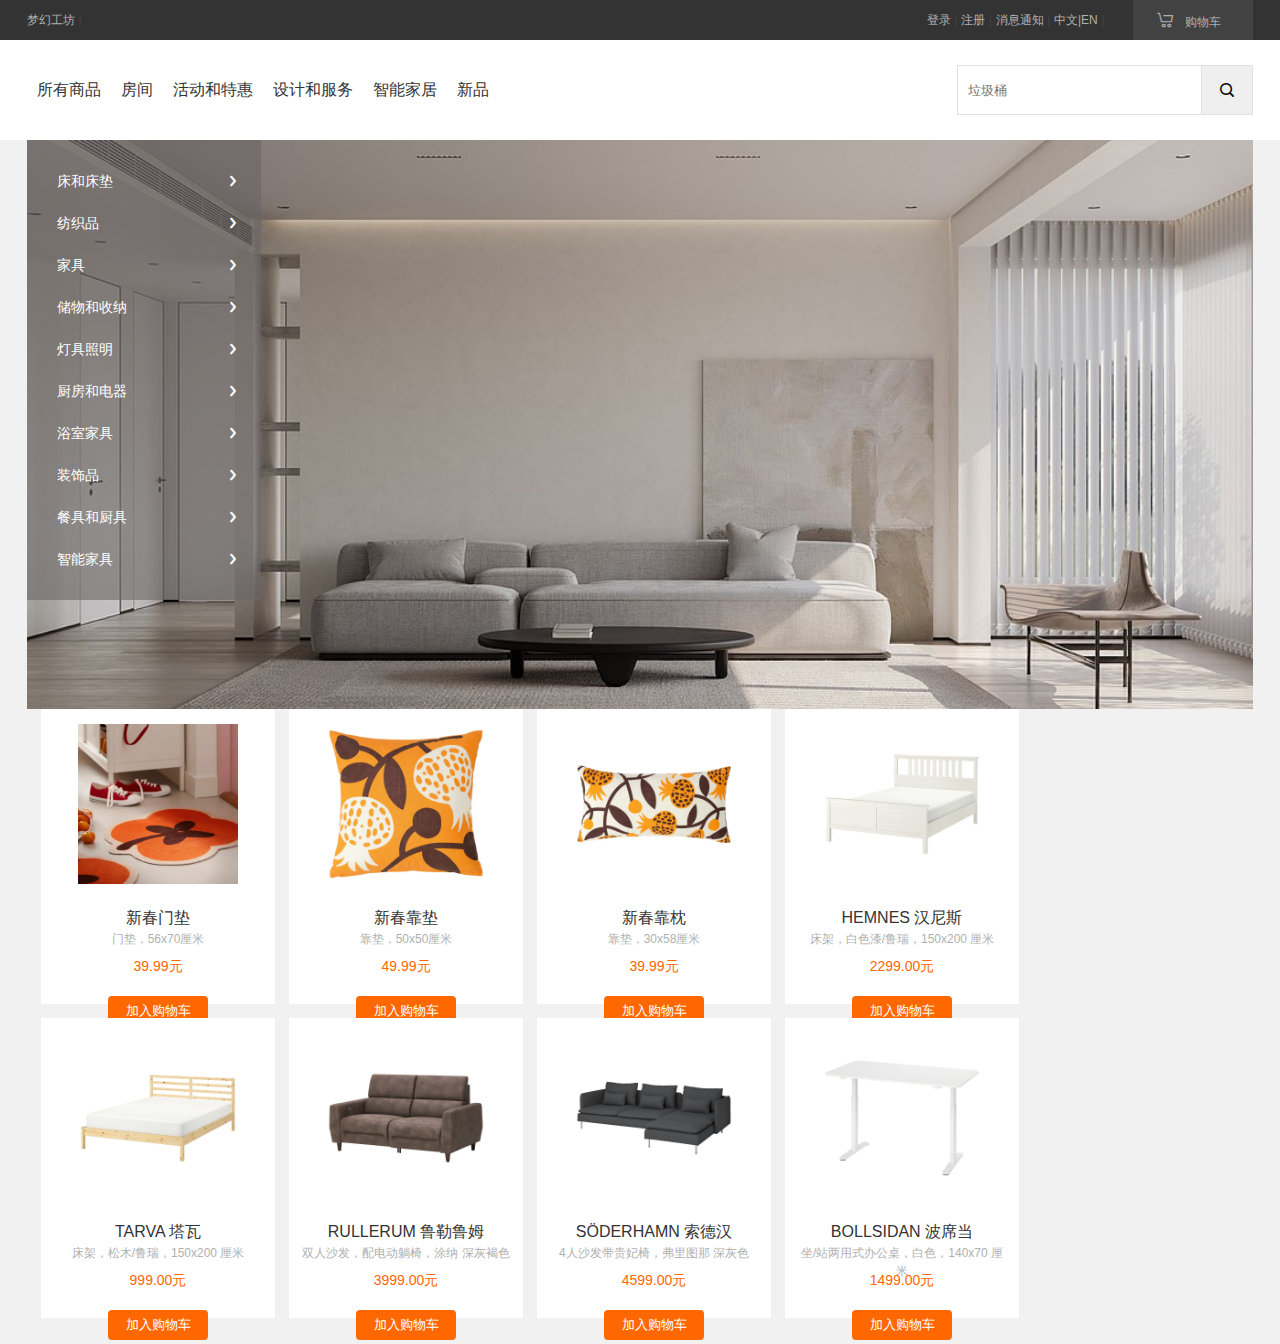
<file: index.html>
<!DOCTYPE html>
<html lang="en">

<head>
    <meta charset="UTF-8">
    <meta http-equiv="X-UA-Compatible" content="IE=edge">
    <meta name="viewport" content="width=device-width, initial-scale=1.0">
    <title>Document</title>
    <link rel="stylesheet" href="./css/reset.css">
    <link rel="stylesheet" href="./css/mi.css">
    <link rel="stylesheet" href="./css/iconfont/iconfont.css">
    
</head>

<body>

    <!-- 顶部广告 start -->
   
    <!-- 顶部广告 end -->

    <!-- 黑色导航 start -->
    <div class="black-nav">
        <div class="wrap">
            <ul class="black-nav-left">
                <li><a href="#">梦幻工坊</a><span>|</span></li>  
            </ul>
            
            <ul class="black-nav-right">
                <li><a href="dl.html">登录</a><span>|</span></li>
                <li><a href="zc.html">注册</a><span>|</span></li>
                <li><a href="#">消息通知</a><span>|</span></li>
                <li><a href="#">中文|EN</a><span>|</span></li> 
                <li class="cart">
                    <a href="cart.html">
                        <i class="iconfont">&#xe607;</i>
                        <i>购物车</i>
                    </a>
                </li>
            </ul>
        </div>
    </div>
    <!-- 黑色导航 end -->

    <!-- 白色导航 start -->
    <div class="white-nav">
        <div class="wrap">
            
            <div class="nav-bar">
                <ul>
                    
                    <li>
                        <a href="#">所有商品</a>
                    </li>
                    <li><a href="#">房间</a></li>
                    <li><a href="#">活动和特惠</a></li>
                    <li><a href="#">设计和服务</a></li>
                    <li><a href="#">智能家居</a></li>
                    <li><a href="#">新品</a></li>                   
                </ul>
            </div>
            <div class="search">
                <input type="text" placeholder="垃圾桶">
                <button class="iconfont">&#xe63d;</button>
            </div>
        </div>
    </div>
    <!-- 白色导航 end -->

    <!-- Banner start -->
    <div class="banner">
        <div class="wrap">
            <img class="banner-img" src="./images/VCG211369731684.jpg"  alt="" style="width: 100%; height: auto;">
            <div class="slide">
                <ul>
                    <li>
                        <a href="#">床和床垫<i class="iconfont">&#xe621;</i></a>
                        <div class="slide-list">
                            <ul>
                                <li>
                                    <a href="#">
                                        <img src="./images/c.jpeg" alt="">
                                        <span>床</span>
                                    </a>
                                </li>
                                <li>
                                    <a href="#">
                                        <img src="./images/cd.jpeg" alt="">
                                        <span>床垫</span>
                                    </a>
                                </li>
                                <li>
                                    <a href="#">
                                        <img src="./images/csyp.jpeg" alt="">
                                        <span>床上用品</span>
                                    </a>
                                </li>
                                <li>
                                    <a href="#">
                                        <img src="./images/ctg.jpeg" alt="">
                                        <span>床头柜</span>
                                    </a>
                                </li>
                                <li>
                                    <a href="#">
                                        <img src="./images/cdsn.jpeg" alt="">
                                        <span>床底收纳</span>
                                    </a>
                                </li>
                                <li>
                                    <a href="#">
                                        <img src="./images/wsjjzh.jpeg" alt="">
                                        <span>卧室家具组合</span>
                                    </a>
                                </li>
                            </ul>
                        </div>
                    </li>
                    <li>
                        <a href="#">纺织品<i class="iconfont">&#xe621;</i></a>
                        <div class="slide-list">
                            <ul>
                                <li>
                                    <a href="#">
                                        <img src="./images/clhjl.webp" alt="">
                                        <span>窗帘和卷帘</span>
                                    </a>
                                </li>
                                <li>
                                    <a href="#">
                                        <img src="./images/kdhkdz.webp" alt="">
                                        <span>靠垫和靠垫套</span>
                                    </a>
                                </li>
                                <li>
                                    <a href="#">
                                        <img src="./images/tz.webp" alt="">
                                        <span>毯子</span>
                                    </a>
                                </li>
                                <li>
                                    <a href="#">
                                        <img src="./images/cdhzb.webp" alt="">
                                        <span>餐垫和桌布</span>
                                    </a>
                                </li>
                                <li>
                                    <a href="#">
                                        <img src="./images/cffzp.webp" alt="">
                                        <span>厨房纺织品</span>
                                    </a>
                                </li>
                                <li>
                                    <a href="#">
                                        <img src="./images/dt.webp" alt="">
                                        <span>地毯</span>
                                    </a>
                                </li>
                            </ul>
                        </div>
                    </li>
                    <li><a href="#">家具<i class="iconfont">&#xe621;</i></a>
                        <div class="slide-list">
                            <ul>
                                <li>
                                    <a href="#">
                                        <img src="./images/sf.webp" alt="">
                                        <span>沙发</span>
                                    </a>
                                </li>
                                <li>
                                    <a href="#">
                                        <img src="./images/zz.webp" alt="">
                                        <span>桌子</span>
                                    </a>
                                </li>
                                <li>
                                    <a href="#">
                                        <img src="./images/yz.webp" alt="">
                                        <span>椅子</span>
                                    </a>
                                </li>
                                <li>
                                    <a href="#">
                                        <img src="./images/etjj.webp" alt="">
                                        <span>儿童家具</span>
                                    </a>
                                </li>
                                <li>
                                    <a href="#">
                                        <img src="./images/dshdmtjj.webp" alt="">
                                        <span>电视和多媒体家具</span>
                                    </a>
                                </li>
                                <li>
                                    <a href="#">
                                        <img src="./images/jjzh.webp" alt="">
                                        <span>家具组合</span>
                                    </a>
                                </li>
                            </ul>
                        </div>
                    </li>
                    <li><a href="#">储物和收纳<i class="iconfont">&#xe621;</i></a>
                        <div class="slide-list">
                            <ul>
                                <li>
                                    <a href="#">
                                        <img src="./images/sghzwj.webp" alt="">
                                        <span>书柜和置物架</span>
                                    </a>
                                </li>
                                <li>
                                    <a href="#">
                                        <img src="./images/yg.webp" alt="">
                                        <span>衣柜</span>
                                    </a>
                                </li>
                                <li>
                                    <a href="#">
                                        <img src="./images/ctghctg.webp" alt="">
                                        <span>抽屉柜和床头柜</span>
                                    </a>
                                </li>
                                <li>
                                    <a href="#">
                                        <img src="./images/cghzsg.webp" alt="">
                                        <span>橱柜和展示柜</span>
                                    </a>
                                </li>
                                <li>
                                    <a href="#">
                                        <img src="./images/cwsnyp.webp" alt="">
                                        <span>储物收纳用品</span>
                                    </a>
                                </li>
                                <li>
                                    <a href="#">
                                        <img src="./images/gghqmsnj.webp" alt="">
                                        <span>挂钩和墙面收纳件</span>
                                    </a>
                                </li>
                            </ul>
                        </div>
                    </li>
                    <li><a href="#">灯具照明<i class="iconfont">&#xe621;</i></a>
                        <div class="slide-list">
                            <ul>
                                <li>
                                    <a href="#">
                                        <img src="./images/dj.webp" alt="">
                                        <span>灯具</span>
                                    </a>
                                </li>
                                <li>
                                    <a href="#">
                                        <img src="./images/zsxdj.webp" alt="">
                                        <span>装饰性灯具</span>
                                    </a>
                                </li>
                                <li>
                                    <a href="#">
                                        <img src="./images/nzdj.webp" alt="">
                                        <span>内置灯具</span>
                                    </a>
                                </li>
                                <li>
                                    <a href="#">
                                        <img src="./images/znzm.webp" alt="">
                                        <span>智能照明</span>
                                    </a>
                                </li>
                                <li>
                                    <a href="#">
                                        <img src="./images/hwzm.webp" alt="">
                                        <span>户外照明</span>
                                    </a>
                                </li>
                                <li>
                                    <a href="#">
                                        <img src="./images/yszm.webp" alt="">
                                        <span>浴室照明</span>
                                    </a>
                                </li>
                            </ul>
                        </div>
                    </li>
                    <li><a href="#">厨房和电器<i class="iconfont">&#xe621;</i></a>
                        <div class="slide-list">
                        <ul>
                            <li>
                                <a href="#">
                                    <img src="./images/cfgxl.webp" alt="">
                                    <span>厨房橱柜系列</span>
                                </a>
                            </li>
                            <li>
                                <a href="#">
                                    <img src="./images/cfmb.webp" alt="">
                                    <span>厨房门板</span>
                                </a>
                            </li>
                            <li>
                                <a href="#">
                                    <img src="./images/tchdt.webp" alt="">
                                    <span>推车和岛台</span>
                                </a>
                            </li>
                            <li>
                                <a href="#">
                                    <img src="./images/cslthsc.webp" alt="">
                                    <span>厨房水龙头和水槽</span>
                                </a>
                            </li>
                            <li>
                                <a href="#">
                                    <img src="./images/cfcztm.webp" alt="">
                                    <span>厨房操作台面</span>
                                </a>
                            </li>
                            <li>
                                <a href="#">
                                    <img src="./images/cfdq.webp" alt="">
                                    <span>厨房电器</span>
                                </a>
                            </li>
                        </ul>
                    </div>
                </li>
                    <li><a href="#">浴室家具<i class="iconfont">&#xe621;</i></a>
                        <div class="slide-list">
                            <ul>
                                <li>
                                    <a href="#">
                                        <img src="./images/ysjjxl.webp" alt="">
                                        <span>浴室家具系列</span>
                                    </a>
                                </li>
                                <li>
                                    <a href="#">
                                        <img src="./images/ysxlcg.webp" alt="">
                                        <span>浴室洗脸池柜</span>
                                    </a>
                                </li>
                                <li>
                                    <a href="#">
                                        <img src="./images/yssng.webp" alt="">
                                        <span>浴室收纳柜/架</span>
                                    </a>
                                </li>
                                <li>
                                    <a href="#">
                                        <img src="./images/yscwhhlz.webp" alt="">
                                        <span>浴室储物盒和篮子</span>
                                    </a>
                                </li>
                                <li>
                                    <a href="#">
                                        <img src="./images/ysjdhcd.webp" alt="">
                                        <span>浴室脚凳和长凳</span>
                                    </a>
                                </li>
                                <li>
                                    <a href="#">
                                        <img src="./images/ysfzp.webp" alt="">
                                        <span>浴室纺织品</span>
                                    </a>
                                </li>
                            </ul>
                        </div>
                    </li>
                    <li><a href="#">装饰品<i class="iconfont">&#xe621;</i></a>
                        <div class="slide-list">
                            <ul>
                                <li>
                                    <a href="#">
                                        <img src="./images/hphzsp.webp" alt="">
                                        <span>花瓶和装饰盘</span>
                                    </a>
                                </li>
                                <li>
                                    <a href="#">
                                        <img src="./images/zwhh.webp" alt="">
                                        <span>植物和花</span>
                                    </a>
                                </li>
                                <li>
                                    <a href="#">
                                        <img src="./images/tphqj.webp" alt="">
                                        <span>图片和框架</span>
                                    </a>
                                </li>
                                <li>
                                    <a href="#">
                                        <img src="./images/lzhlt.webp" alt="">
                                        <span>蜡烛和蜡台</span>
                                    </a>
                                </li>
                                <li>
                                    <a href="#">
                                        <img src="./images/sz.webp" alt="">
                                        <span>时钟</span>
                                    </a>
                                </li>
                                <li>
                                    <a href="#">
                                        <img src="./images/zsbj.webp" alt="">
                                        <span>装饰摆件</span>
                                    </a>
                                </li>
                            </ul>
                        </div>
                    </li>
                    <li><a href="#">餐具和厨具<i class="iconfont">&#xe621;</i></a>
                        <div class="slide-list">
                            <ul>
                                <li>
                                    <a href="#">
                                        <img src="./images/spccysn.webp" alt="">
                                        <span>食品储存和收纳</span>
                                    </a>
                                </li>
                                <li>
                                    <a href="#">
                                        <img src="./images/cj.webp" alt="">
                                        <span>餐具</span>
                                    </a>
                                </li>
                                <li>
                                    <a href="#">
                                        <img src="./images/gj.webp" alt="">
                                        <span>锅具</span>
                                    </a>
                                </li>
                                <li>
                                    <a href="#">
                                        <img src="./images/kfyc.webp" alt="">
                                        <span>咖啡和茶</span>
                                    </a>
                                </li>
                                <li>
                                    <a href="#">
                                        <img src="./images/xwyj.webp" alt="">
                                        <span>洗碗用具</span>
                                    </a>
                                </li>
                                <li>
                                    <a href="#">
                                        <img src="./images/hpyj.webp" alt="">
                                        <span>烘培器具</span>
                                    </a>
                                </li>
                            </ul>
                        </div>
                    </li>
                    <li><a href="#">智能家具<i class="iconfont">&#xe621;</i></a>
                        <div class="slide-list">
                            <ul>
                                <li>
                                    <a href="#">
                                        <img src="./images/kqjhq.webp" alt="">
                                        <span>空气净化器</span>
                                    </a>
                                </li>
                                <li>
                                    <a href="#">
                                        <img src="./images/znzm.webp" alt="">
                                        <span>智能照明</span>
                                    </a>
                                </li>
                                <li>
                                    <a href="#">
                                        <img src="./images/kzzzhpj.webp" alt="">
                                        <span>控制装置和配件</span>
                                    </a>
                                </li>
                                <li>
                                    <a href="#">
                                        <img src="./images/wxyx.webp" alt="">
                                        <span>无线音箱</span>
                                    </a>
                                </li>
                            </ul>
                        </div>
                    </li>
                </ul>
            </div>
        </div>
    </div>
    <!-- Banner end -->

    <!-- 内容模块 start -->
  
    <div class="content" style="margin-top: 100px;">
        <div class="wrap">
            <!-- 商品列表 start -->
            <div class="商品列表">
                <div class="pub-box">
                    
                        <div class="item">
                            <a href="#">
                                <img class="item-img" src="./images/jqtj1.webp" alt="新春门垫">
                                <p class="item-name">新春门垫</p>
                                <p class="item-desc">门垫，56x70厘米</p>
                                <p class="item-price">39.99元</p>
                            </a>
                            <div class="button-container">
                            <button class="add-to-cart-btn">加入购物车</button>
                        </div>
                        </div>
                        </div>
                        <div class="item">
                            <a href="#">
                                <img class="item-img" src="./images/xckd.webp" alt="">
                                <p class="item-name">新春靠垫</p>
                                <p class="item-desc">靠垫，50x50厘米</p>
                                <p class="item-price">49.99元</p>
                            </a>
                            <div class="button-container">
                                <button class="add-to-cart-btn">加入购物车</button>
                            </div>
                        </div>
                        <div class="item">
                            <a href="#">
                                <img class="item-img" src="./images/xckz.webp" alt="">
                                <p class="item-name">新春靠枕</p>
                                <p class="item-desc">靠垫，30x58厘米</p>
                                <p class="item-price">39.99元</p>
                            </a>
                            <div class="button-container">
                                <button class="add-to-cart-btn">加入购物车</button>
                            </div>
                        </div>
                        <div class="item">
                            <a href="#">
                                <img class="item-img" src="./images/hns.webp" alt="">
                                <p class="item-name">HEMNES 汉尼斯</p>
                                <p class="item-desc">床架，白色漆/鲁瑞，150x200 厘米</p>
                                <p class="item-price">2299.00元</p>
                            </a>
                            <div class="button-container">
                                <button class="add-to-cart-btn">加入购物车</button>
                            </div>
                        </div>
                        <div class="item">
                            <a href="#">
                                <img class="item-img" src="./images/tw.webp" alt="">
                                <p class="item-name">TARVA 塔瓦</p>
                                <p class="item-desc">床架，松木/鲁瑞，150x200 厘米</p>
                                <p class="item-price">999.00元</p>
                            </a>
                            <div class="button-container">
                                <button class="add-to-cart-btn">加入购物车</button>
                            </div>
                        </div>
                        <div class="item">
                            <a href="#">
                                <img class="item-img" src="./images/lllm.webp" alt="">
                                <p class="item-name">RULLERUM 鲁勒鲁姆</p>
                                <p class="item-desc">双人沙发，配电动躺椅，涂纳 深灰褐色</p>
                                <p class="item-price">3999.00元</p>
                            </a>
                            <div class="button-container">
                                <button class="add-to-cart-btn">加入购物车</button>
                            </div>
                        </div>
                        <div class="item">
                            <a href="#">
                                <img class="item-img" src="./images/sdh.webp" alt="">
                                <p class="item-name">SÖDERHAMN 索德汉</p>
                                <p class="item-desc">4人沙发带贵妃椅，弗里图那 深灰色</p>
                                <p class="item-price">4599.00元</p>
                            </a>
                            <div class="button-container">
                                <button class="add-to-cart-btn">加入购物车</button>
                            </div>
                        </div>
                        <div class="item">
                            <a href="#">
                                <img class="item-img" src="./images/bxd.webp" alt="">
                                <p class="item-name">BOLLSIDAN 波席当</p>
                                <p class="item-desc">坐/站两用式办公桌，白色，140x70 厘米</p>
                                <p class="item-price">1499.00元</p>
                            </a>
                            <div class="button-container">
                                <button class="add-to-cart-btn">加入购物车</button>
                            </div>
                        </div>
                    
                </div>
                
            </div>
           
            
    <!-- 内容模块 end -->
   <script>
    document.addEventListener('DOMContentLoaded', function() {
    const addToCartButtons = document.querySelectorAll('.add-to-cart-btn');

    addToCartButtons.forEach(button => {
        button.addEventListener('click', function() {
            const item = button.closest('.item');
            const itemName = item.querySelector('.item-name').textContent;
            const itemPrice = item.querySelector('.item-price').textContent;

            // 从本地存储中获取购物车数据
            let cart = JSON.parse(localStorage.getItem('cart')) || [];

            // 检查商品是否已经在购物车中
            const itemIndex = cart.findIndex(cartItem => cartItem.name === itemName);

            if (itemIndex === -1) {
                // 如果商品不在购物车中，添加它并设置数量为1
                cart.push({ name: itemName, price: itemPrice, quantity: 1 });
            } else {
                // 如果商品已经在购物车中，增加数量
                cart[itemIndex].quantity += 1;
            }

            // 将更新后的购物车数据存储回本地存储
            localStorage.setItem('cart', JSON.stringify(cart));
            // 打印购物车数据
            console.log('Cart Data:', JSON.parse(localStorage.getItem('cart')));


            // 提示用户商品已添加到购物车
            alert('商品已添加到购物车！');

            // 调试信息
            console.log('购物车数据已更新:', cart);
        });
    });
});

   </script>

</body>

</html>
</file>
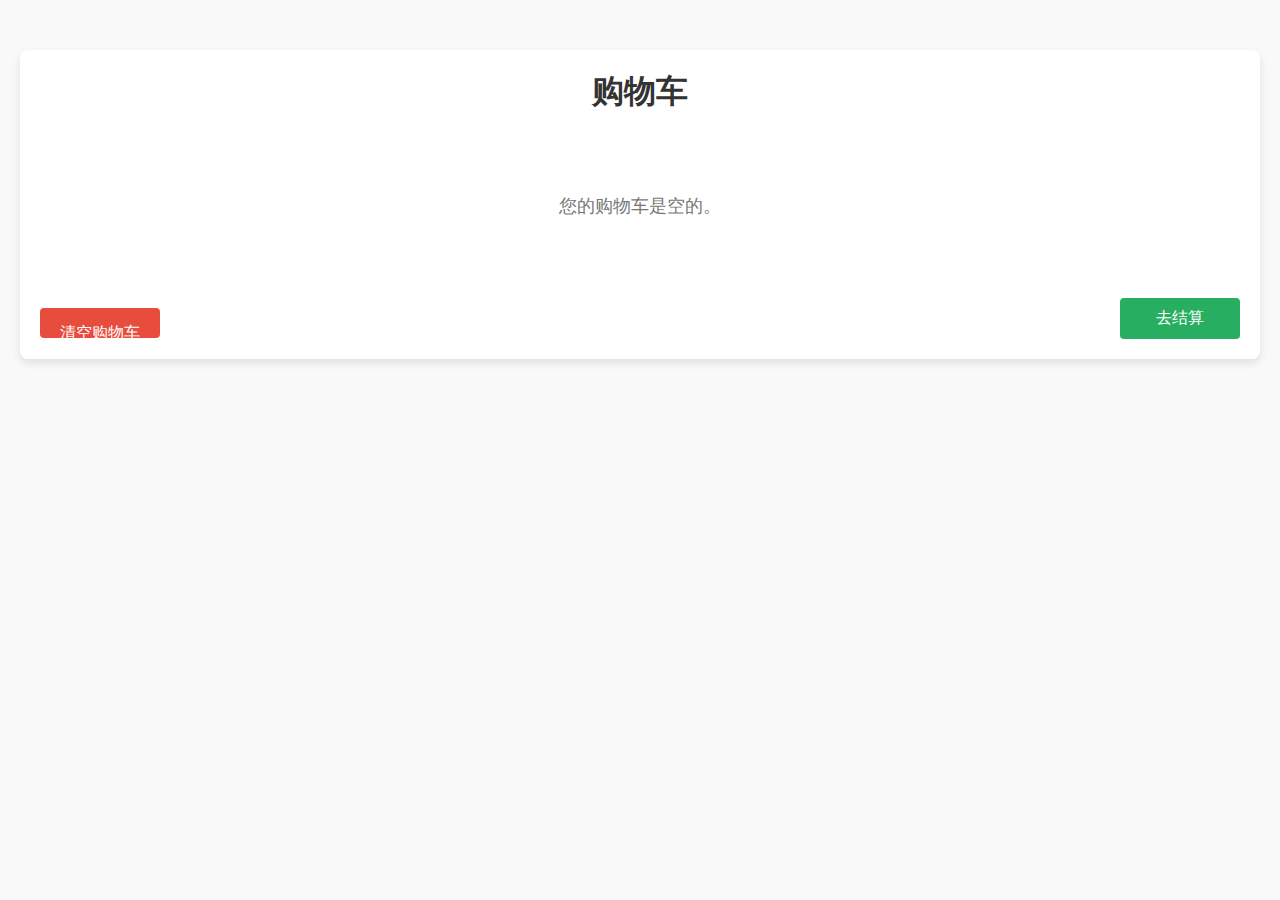
<file: cart.html>
<!DOCTYPE html>
<html lang="en">
<head>
    <meta charset="UTF-8">
    <meta name="viewport" content="width=device-width, initial-scale=1.0">
    <title>购物车</title>
    <link rel="stylesheet" href="./css/reset.css">
    <link rel="stylesheet" href="./css/mi.css">
    <style>
        /* General Styles */
        body {
            font-family: Arial, sans-serif;
            background-color: #f9f9f9;
            color: #333;
            margin: 0;
            padding: 0;
        }

        .cart-container {
            max-width: 1200px;
            margin: 50px auto;
            padding: 20px;
            background-color: #fff;
            box-shadow: 0 4px 8px rgba(0, 0, 0, 0.1);
            border-radius: 8px;
        }

        h1 {
            text-align: center;
            color: #333;
            margin-bottom: 30px;
        }

        /* Cart Items */
        .cart-item {
            display: flex;
            align-items: center;
            padding: 15px;
            border-bottom: 1px solid #eee;
            transition: background-color 0.3s ease;
        }

        .cart-item:hover {
            background-color: #f5f5f5;
        }

        .cart-item:last-child {
            border-bottom: none;
        }

        .cart-item img {
            width: 80px;
            height: 80px;
            object-fit: cover;
            border-radius: 8px;
            margin-right: 20px;
        }

        .cart-item .item-details {
            flex: 1;
        }

        .cart-item .item-name {
            font-weight: bold;
            color: #333;
            font-size: 18px;
        }

        .cart-item .item-price {
            color: #e67e22;
            font-size: 16px;
            margin: 5px 0;
        }

        .cart-item .item-quantity {
            color: #777;
            font-size: 14px;
        }

        /* Buttons */
        .cart-actions {
            display: flex;
            justify-content: space-between;
            margin-top: 30px;
            gap: 10px;
        }

        .cart-actions button {
            padding: 10px 20px;
            font-size: 16px;
            border: none;
            border-radius: 4px;
            cursor: pointer;
            transition: background-color 0.3s ease;
            white-space: nowrap;
            min-width: 120px;
            text-align: center;
        }

        .cart-actions .checkout-btn {
            background-color: #27ae60;
            color: #fff;
        }

        .cart-actions .checkout-btn:hover {
            background-color: #219653;
        }

        .cart-actions .clear-cart-btn {
            background-color: #e74c3c;
            color: #fff;
        }

        .cart-actions .clear-cart-btn:hover {
            background-color: #c0392b;
        }

        /* Empty Cart Message */
        .empty-cart-message {
            text-align: center;
            font-size: 18px;
            color: #777;
            padding: 50px 0;
        }

        /* Responsive Design */
        @media (max-width: 768px) {
            .cart-item {
                flex-direction: column;
                align-items: flex-start;
            }

            .cart-item img {
                margin-bottom: 10px;
            }

            .cart-actions {
                flex-direction: column;
                gap: 10px;
            }

            .cart-actions button {
                width: 100%;
            }
        }
    </style>
</head>
<body>
    <div class="cart-container">
        <h1>购物车</h1>
        <div id="cart-items">
            <!-- Cart items will be dynamically inserted here -->
        </div>
        <div class="cart-actions">
            <button class="clear-cart-btn" onclick="clearCart()">清空购物车</button>
            <button class="checkout-btn" onclick="checkout()">去结算</button>
        </div>
    </div>

    <script>
        // Function to display cart items
        function displayCartItems() {
    const cartItemsContainer = document.getElementById('cart-items');
    const cart = JSON.parse(localStorage.getItem('cart')) || [];

    if (cart.length === 0) {
        cartItemsContainer.innerHTML = '<p class="empty-cart-message">您的购物车是空的。</p>';
    } else {
        cartItemsContainer.innerHTML = cart.map(item => `
            <div class="cart-item">
            <img src="${item.image}" alt="${item.name}">
                <div class="item-details">
                    <p class="item-name">${item.name}</p>
                    <p class="item-price">${item.price}</p>
                    <p class="item-quantity">数量: ${item.quantity}</p>
                </div>
            </div>
        `).join('');
    }
}

        // Function to clear the cart
        function clearCart() {
            localStorage.removeItem('cart');
            displayCartItems();
            alert('购物车已清空！');
        }

        // Function to handle checkout
        function checkout() {
            const cart = JSON.parse(localStorage.getItem('cart')) || [];
            if (cart.length === 0) {
                alert('您的购物车是空的，无法结算。');
            } else {
                alert('结算功能暂未实现，请稍后再试。');
            }
        }

        // Display cart items when the page loads
        document.addEventListener('DOMContentLoaded', displayCartItems);
    </script>
</body>
</html>
</file>
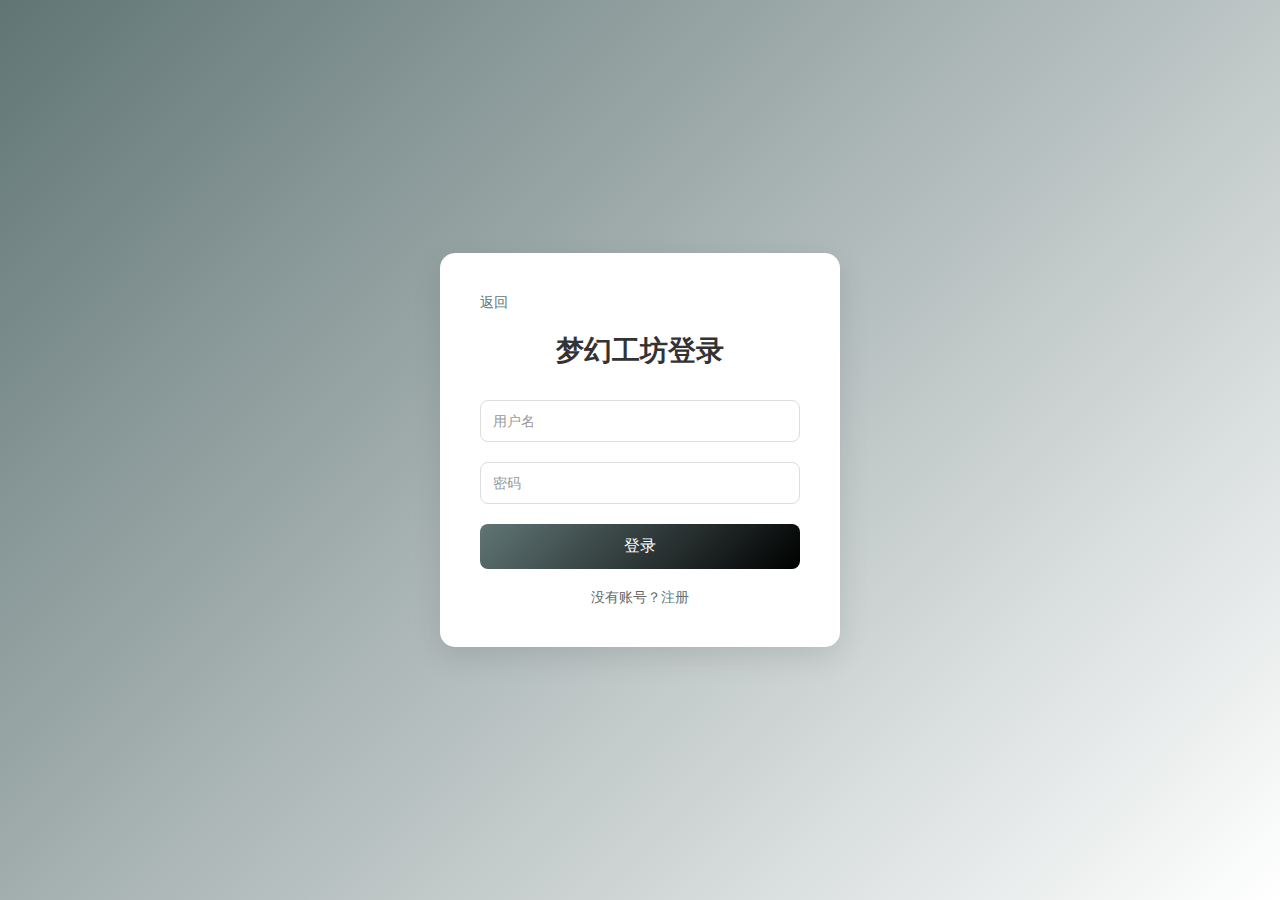
<file: dl.html>
<!DOCTYPE html>
<html lang="en">
<head>
    <meta charset="UTF-8">
    <meta name="viewport" content="width=device-width, initial-scale=1.0">
    <title>梦幻工坊登录</title>
    <style>
        * {
            margin: 0;
            padding: 0;
            box-sizing: border-box;
        }
        html, body {
            height: 100%;
            font-family: 'Segoe UI', Tahoma, Geneva, Verdana, sans-serif;
        }
        .container {
            height: 100%;
            background: linear-gradient(135deg, #617575, #ffffff);
            display: flex;
            justify-content: center;
            align-items: center;
        }
        .login-wrapper {
            background-color: #fff;
            width: 100%;
            max-width: 400px;
            padding: 40px;
            border-radius: 15px;
            box-shadow: 0 10px 30px rgba(0, 0, 0, 0.1);
            text-align: center;
        }
        .left {
            text-align: left;
            margin-bottom: 20px;
        }
        .left a {
            color: #617575;
            text-decoration: none;
            font-size: 14px;
            transition: color 0.3s ease;
        }
        .left a:hover {
            color: #000000;
        }
        .header {
            font-size: 28px;
            font-weight: bold;
            color: #333;
            margin-bottom: 30px;
        }
        .form-wrapper {
            margin-bottom: 20px;
        }
        .input-item {
            width: 100%;
            padding: 12px;
            margin-bottom: 20px;
            border: 1px solid #ddd;
            border-radius: 8px;
            font-size: 14px;
            outline: none;
            transition: border-color 0.3s ease;
        }
        .input-item:focus {
            border-color: #617575;
        }
        .input-item::placeholder {
            color: #999;
        }
        .btn {
            width: 100%;
            padding: 12px;
            background: linear-gradient(135deg, #617575, #000000);
            color: #fff;
            border: none;
            border-radius: 8px;
            font-size: 16px;
            cursor: pointer;
            transition: background 0.3s ease;
        }
        .btn:hover {
            background: linear-gradient(135deg, #000000, #617575);
        }
        .msg {
            font-size: 14px;
            color: #666;
        }
        .msg a {
            color: #617575;
            text-decoration: none;
            transition: color 0.3s ease;
        }
        .msg a:hover {
            color: #000000;
        }
    </style>
</head>
<body>
    <div class="container">
        <div class="login-wrapper">
            <div class="left">
                <a href="index.html">返回</a>
            </div>
            <div class="header">梦幻工坊登录</div>
            <div class="form-wrapper">
                <input type="text" name="用户名" placeholder="用户名" class="input-item">
                <input type="password" name="密码" placeholder="密码" class="input-item">
                <button class="btn">登录</button>
            </div>
            <div class="msg">
                没有账号？<a href="zc.html">注册</a>
            </div>
        </div>
    </div>
</body>
</html>
</file>
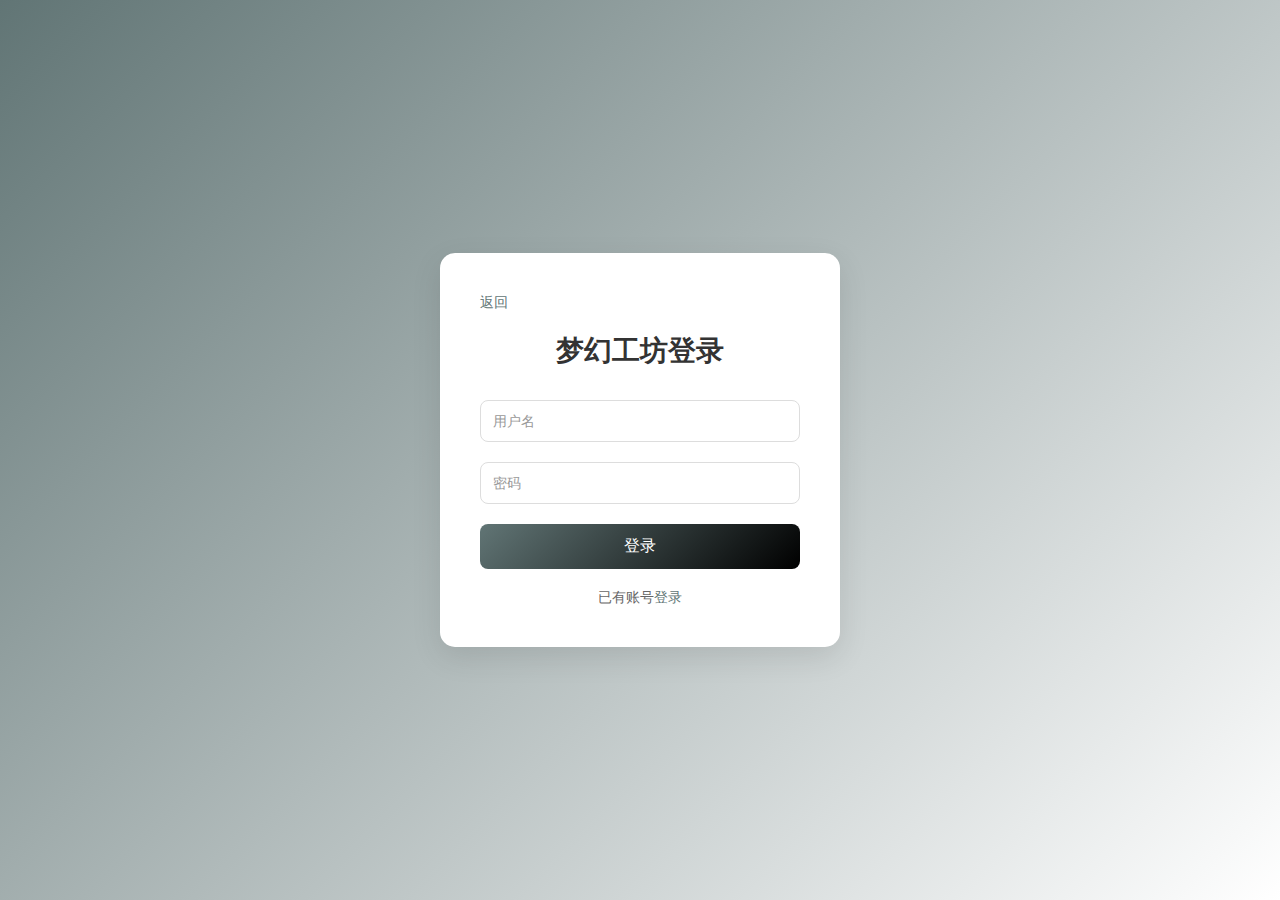
<file: zc.html>
<!DOCTYPE html>
<html lang="en">
<head>
    <meta charset="UTF-8">
    <meta name="viewport" content="width=device-width, initial-scale=1.0">
    <title>梦幻工坊登录</title>
    <style>
        * {
            margin: 0;
            padding: 0;
            box-sizing: border-box;
        }
        html, body {
            height: 100%;
            font-family: 'Segoe UI', Tahoma, Geneva, Verdana, sans-serif;
        }
        .container {
            height: 100%;
            background: linear-gradient(135deg, #617575, #ffffff);
            display: flex;
            justify-content: center;
            align-items: center;
        }
        .login-wrapper {
            background-color: #fff;
            width: 100%;
            max-width: 400px;
            padding: 40px;
            border-radius: 15px;
            box-shadow: 0 10px 30px rgba(0, 0, 0, 0.1);
            text-align: center;
        }
        .left {
            text-align: left;
            margin-bottom: 20px;
        }
        .left a {
            color: #617575;
            text-decoration: none;
            font-size: 14px;
            transition: color 0.3s ease;
        }
        .left a:hover {
            color: #000000;
        }
        .header {
            font-size: 28px;
            font-weight: bold;
            color: #333;
            margin-bottom: 30px;
        }
        .form-wrapper {
            margin-bottom: 20px;
        }
        .input-item {
            width: 100%;
            padding: 12px;
            margin-bottom: 20px;
            border: 1px solid #ddd;
            border-radius: 8px;
            font-size: 14px;
            outline: none;
            transition: border-color 0.3s ease;
        }
        .input-item:focus {
            border-color: #617575;
        }
        .input-item::placeholder {
            color: #999;
        }
        .btn {
            width: 100%;
            padding: 12px;
            background: linear-gradient(135deg, #617575, #000000);
            color: #fff;
            border: none;
            border-radius: 8px;
            font-size: 16px;
            cursor: pointer;
            transition: background 0.3s ease;
        }
        .btn:hover {
            background: linear-gradient(135deg, #000000, #617575);
        }
        .msg {
            font-size: 14px;
            color: #666;
        }
        .msg a {
            color: #617575;
            text-decoration: none;
            transition: color 0.3s ease;
        }
        .msg a:hover {
            color: #000000;
        }
    </style>
</head>
<body>
    <div class="container">
        <div class="login-wrapper">
            <div class="left">
                <a href="index.html">返回</a>
            </div>
            <div class="header">梦幻工坊登录</div>
            <div class="form-wrapper">
                <input type="text" name="用户名" placeholder="用户名" class="input-item">
                <input type="password" name="密码" placeholder="密码" class="input-item">
                <button class="btn">登录</button>
            </div>
            <div class="msg">
                已有账号<a href="dl.html">登录</a>
            </div>
        </div>
    </div>
</body>
</html>
</file>
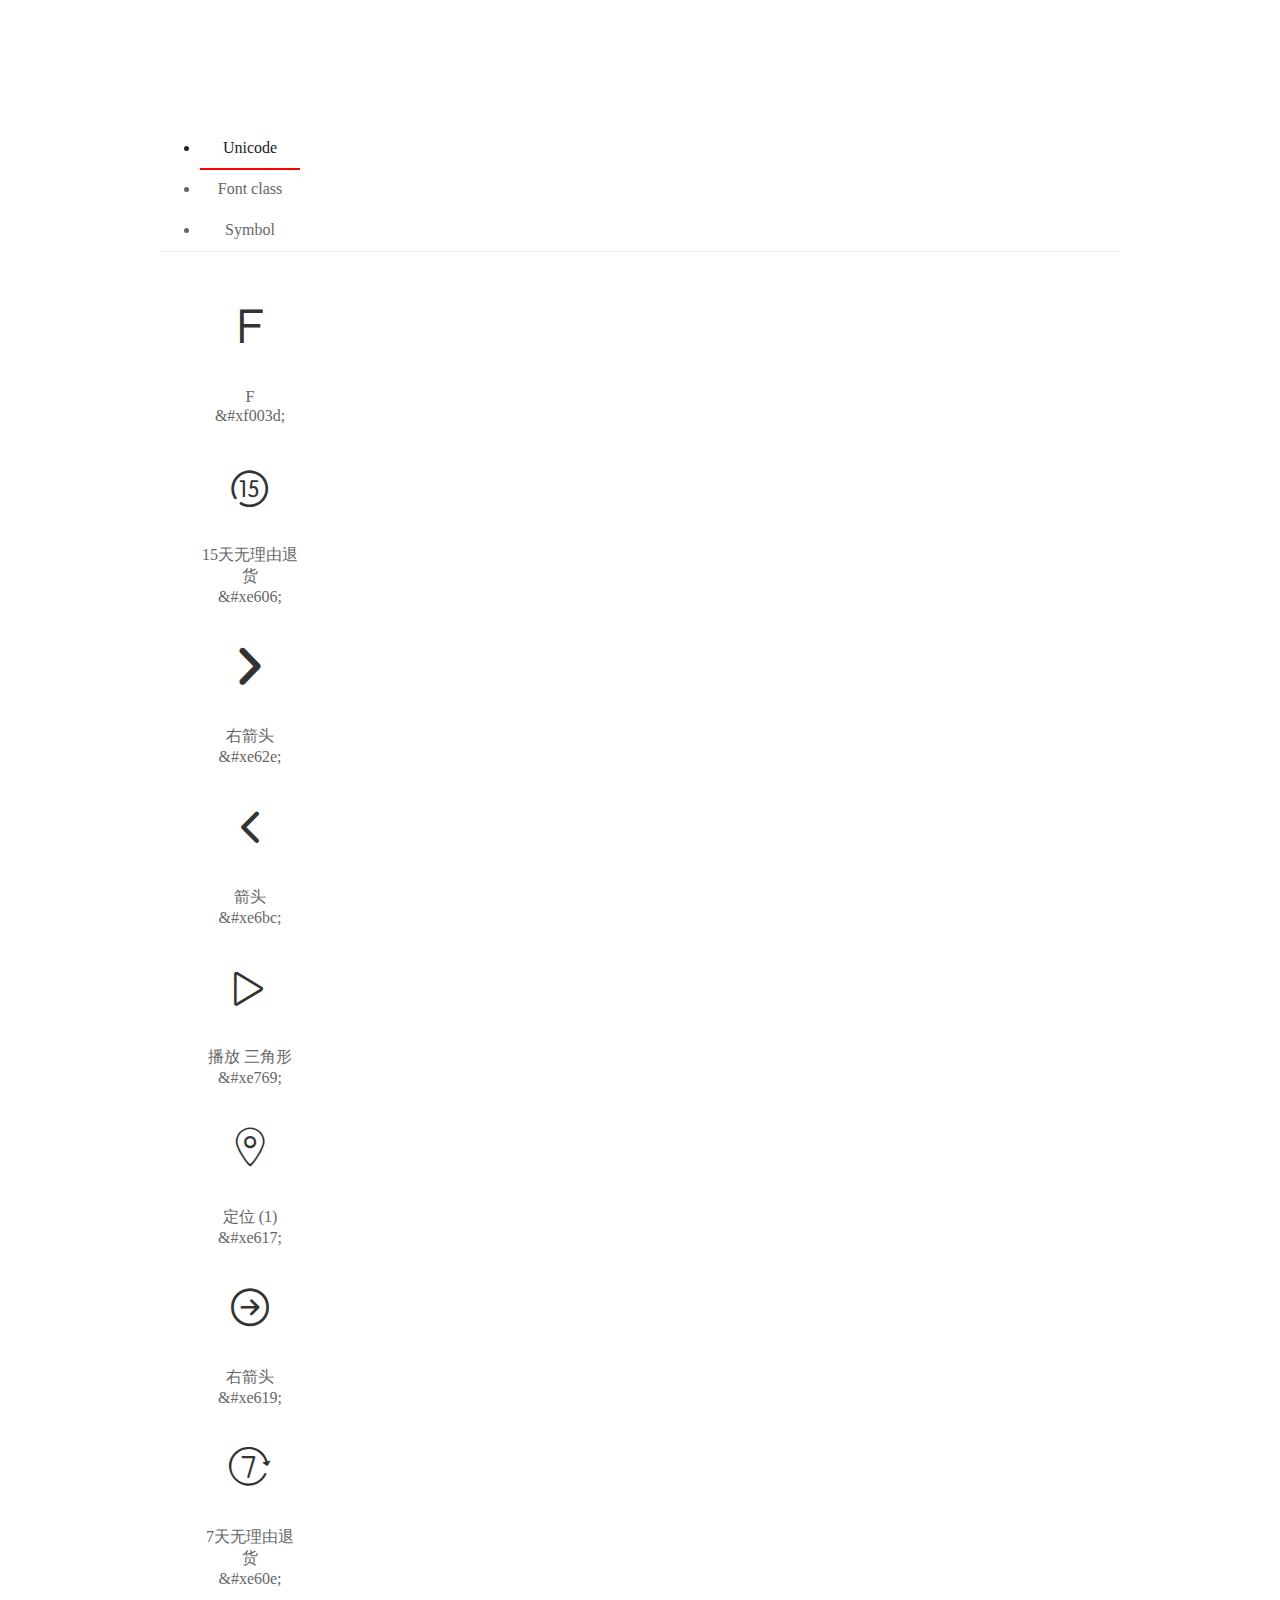
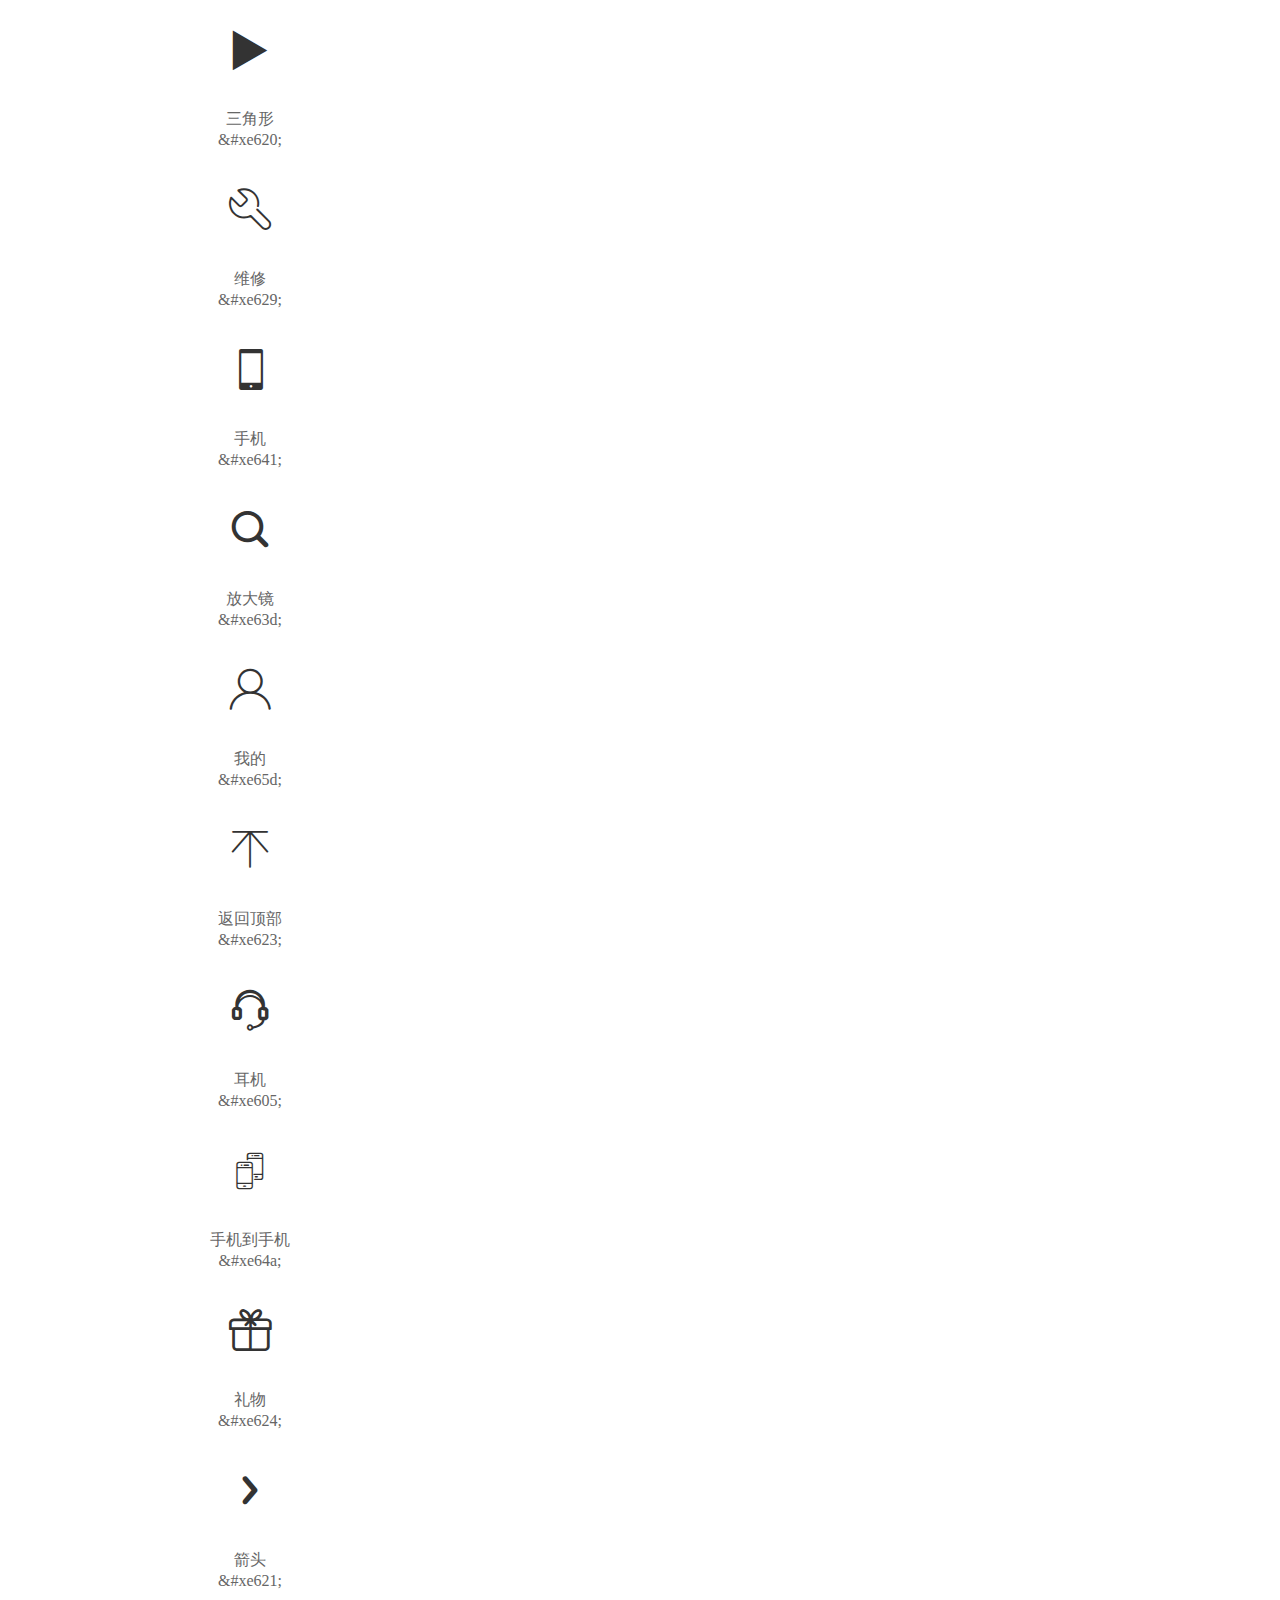
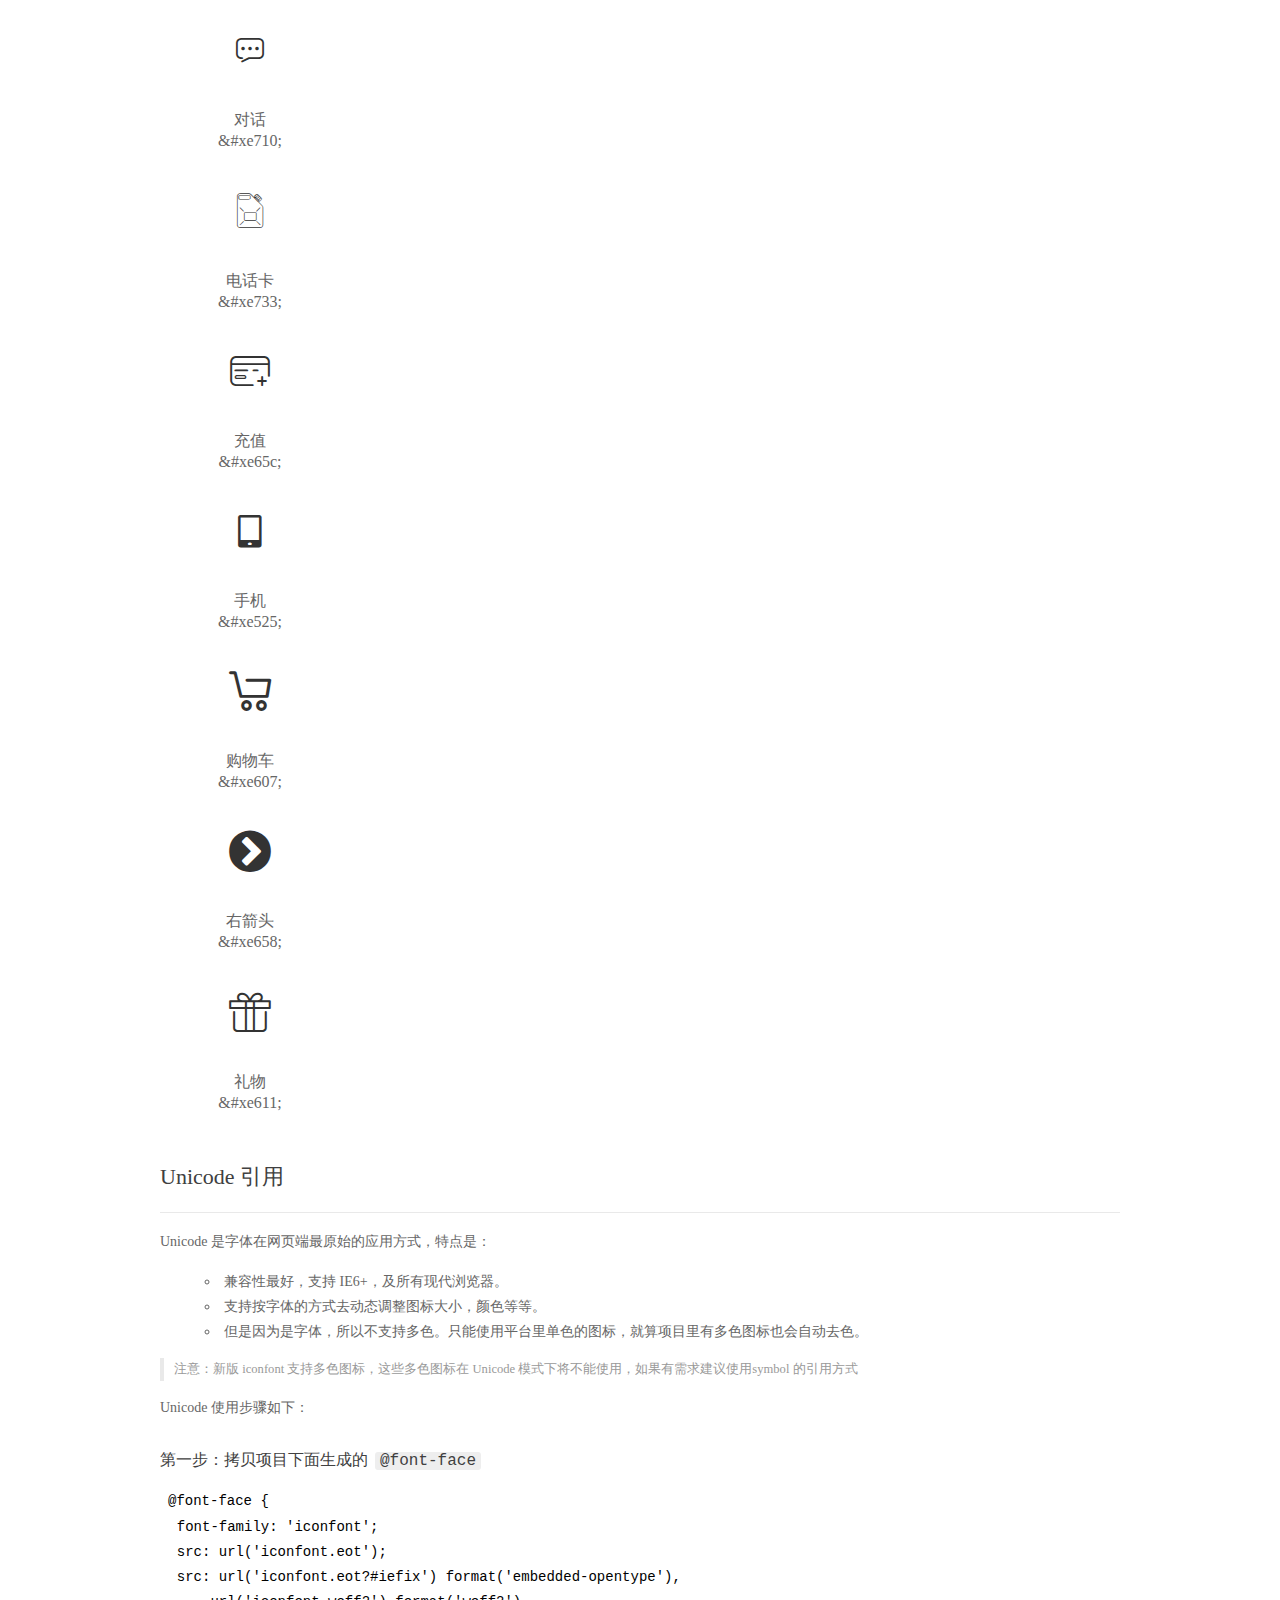
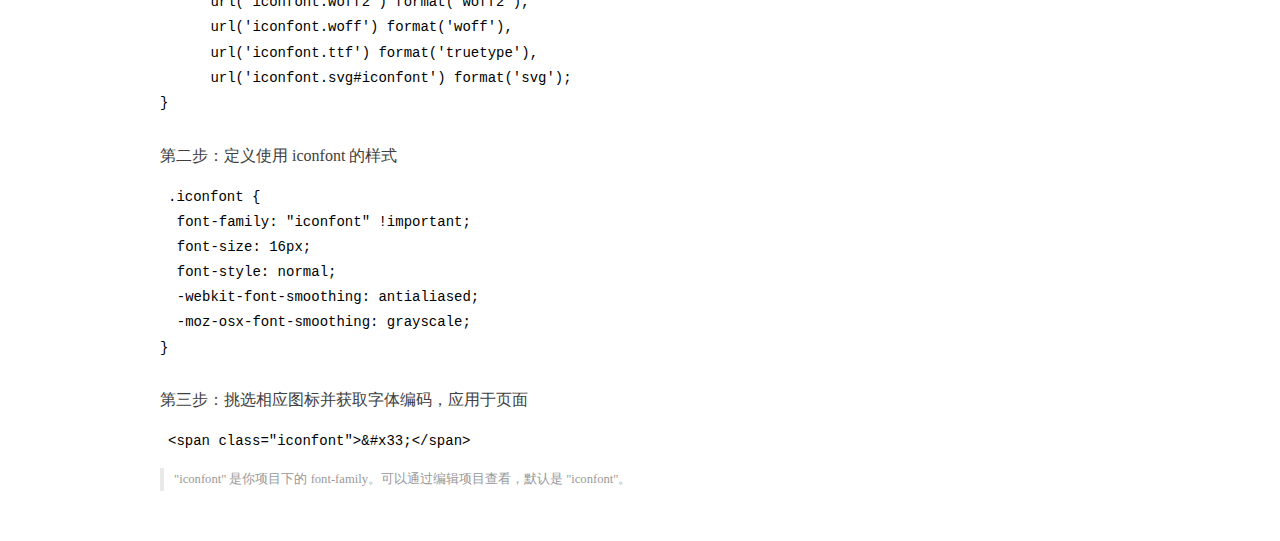
<file: css/iconfont/demo_index.html>
<!DOCTYPE html>
<html>
<head>
  <meta charset="utf-8"/>
  <title>IconFont Demo</title>
  <link rel="shortcut icon" href="https://gtms04.alicdn.com/tps/i4/TB1_oz6GVXXXXaFXpXXJDFnIXXX-64-64.ico" type="image/x-icon"/>
  <link rel="stylesheet" href="https://g.alicdn.com/thx/cube/1.3.2/cube.min.css">
  <link rel="stylesheet" href="demo.css">
  <link rel="stylesheet" href="iconfont.css">
  <script src="iconfont.js"></script>
  <!-- jQuery -->
  <script src="https://a1.alicdn.com/oss/uploads/2018/12/26/7bfddb60-08e8-11e9-9b04-53e73bb6408b.js"></script>
  <!-- 代码高亮 -->
  <script src="https://a1.alicdn.com/oss/uploads/2018/12/26/a3f714d0-08e6-11e9-8a15-ebf944d7534c.js"></script>
</head>
<body>
  <div class="main">
    <h1 class="logo"><a href="https://www.iconfont.cn/" title="iconfont 首页" target="_blank">&#xe86b;</a></h1>
    <div class="nav-tabs">
      <ul id="tabs" class="dib-box">
        <li class="dib active"><span>Unicode</span></li>
        <li class="dib"><span>Font class</span></li>
        <li class="dib"><span>Symbol</span></li>
      </ul>
      
    </div>
    <div class="tab-container">
      <div class="content unicode" style="display: block;">
          <ul class="icon_lists dib-box">
          
            <li class="dib">
              <span class="icon iconfont">&#xf003d;</span>
                <div class="name">F</div>
                <div class="code-name">&amp;#xf003d;</div>
              </li>
          
            <li class="dib">
              <span class="icon iconfont">&#xe606;</span>
                <div class="name">15天无理由退货</div>
                <div class="code-name">&amp;#xe606;</div>
              </li>
          
            <li class="dib">
              <span class="icon iconfont">&#xe62e;</span>
                <div class="name">右箭头</div>
                <div class="code-name">&amp;#xe62e;</div>
              </li>
          
            <li class="dib">
              <span class="icon iconfont">&#xe6bc;</span>
                <div class="name">箭头</div>
                <div class="code-name">&amp;#xe6bc;</div>
              </li>
          
            <li class="dib">
              <span class="icon iconfont">&#xe769;</span>
                <div class="name">播放 三角形</div>
                <div class="code-name">&amp;#xe769;</div>
              </li>
          
            <li class="dib">
              <span class="icon iconfont">&#xe617;</span>
                <div class="name">定位 (1)</div>
                <div class="code-name">&amp;#xe617;</div>
              </li>
          
            <li class="dib">
              <span class="icon iconfont">&#xe619;</span>
                <div class="name">右箭头</div>
                <div class="code-name">&amp;#xe619;</div>
              </li>
          
            <li class="dib">
              <span class="icon iconfont">&#xe60e;</span>
                <div class="name">7天无理由退货</div>
                <div class="code-name">&amp;#xe60e;</div>
              </li>
          
            <li class="dib">
              <span class="icon iconfont">&#xe620;</span>
                <div class="name">三角形</div>
                <div class="code-name">&amp;#xe620;</div>
              </li>
          
            <li class="dib">
              <span class="icon iconfont">&#xe629;</span>
                <div class="name">维修</div>
                <div class="code-name">&amp;#xe629;</div>
              </li>
          
            <li class="dib">
              <span class="icon iconfont">&#xe641;</span>
                <div class="name">手机</div>
                <div class="code-name">&amp;#xe641;</div>
              </li>
          
            <li class="dib">
              <span class="icon iconfont">&#xe63d;</span>
                <div class="name">放大镜</div>
                <div class="code-name">&amp;#xe63d;</div>
              </li>
          
            <li class="dib">
              <span class="icon iconfont">&#xe65d;</span>
                <div class="name">我的</div>
                <div class="code-name">&amp;#xe65d;</div>
              </li>
          
            <li class="dib">
              <span class="icon iconfont">&#xe623;</span>
                <div class="name">返回顶部</div>
                <div class="code-name">&amp;#xe623;</div>
              </li>
          
            <li class="dib">
              <span class="icon iconfont">&#xe605;</span>
                <div class="name">耳机</div>
                <div class="code-name">&amp;#xe605;</div>
              </li>
          
            <li class="dib">
              <span class="icon iconfont">&#xe64a;</span>
                <div class="name">手机到手机</div>
                <div class="code-name">&amp;#xe64a;</div>
              </li>
          
            <li class="dib">
              <span class="icon iconfont">&#xe624;</span>
                <div class="name">礼物</div>
                <div class="code-name">&amp;#xe624;</div>
              </li>
          
            <li class="dib">
              <span class="icon iconfont">&#xe621;</span>
                <div class="name">箭头</div>
                <div class="code-name">&amp;#xe621;</div>
              </li>
          
            <li class="dib">
              <span class="icon iconfont">&#xe710;</span>
                <div class="name">对话</div>
                <div class="code-name">&amp;#xe710;</div>
              </li>
          
            <li class="dib">
              <span class="icon iconfont">&#xe733;</span>
                <div class="name">电话卡</div>
                <div class="code-name">&amp;#xe733;</div>
              </li>
          
            <li class="dib">
              <span class="icon iconfont">&#xe65c;</span>
                <div class="name">充值</div>
                <div class="code-name">&amp;#xe65c;</div>
              </li>
          
            <li class="dib">
              <span class="icon iconfont">&#xe525;</span>
                <div class="name">手机</div>
                <div class="code-name">&amp;#xe525;</div>
              </li>
          
            <li class="dib">
              <span class="icon iconfont">&#xe607;</span>
                <div class="name">购物车</div>
                <div class="code-name">&amp;#xe607;</div>
              </li>
          
            <li class="dib">
              <span class="icon iconfont">&#xe658;</span>
                <div class="name">右箭头</div>
                <div class="code-name">&amp;#xe658;</div>
              </li>
          
            <li class="dib">
              <span class="icon iconfont">&#xe611;</span>
                <div class="name">礼物</div>
                <div class="code-name">&amp;#xe611;</div>
              </li>
          
          </ul>
          <div class="article markdown">
          <h2 id="unicode-">Unicode 引用</h2>
          <hr>

          <p>Unicode 是字体在网页端最原始的应用方式，特点是：</p>
          <ul>
            <li>兼容性最好，支持 IE6+，及所有现代浏览器。</li>
            <li>支持按字体的方式去动态调整图标大小，颜色等等。</li>
            <li>但是因为是字体，所以不支持多色。只能使用平台里单色的图标，就算项目里有多色图标也会自动去色。</li>
          </ul>
          <blockquote>
            <p>注意：新版 iconfont 支持多色图标，这些多色图标在 Unicode 模式下将不能使用，如果有需求建议使用symbol 的引用方式</p>
          </blockquote>
          <p>Unicode 使用步骤如下：</p>
          <h3 id="-font-face">第一步：拷贝项目下面生成的 <code>@font-face</code></h3>
<pre><code class="language-css"
>@font-face {
  font-family: 'iconfont';
  src: url('iconfont.eot');
  src: url('iconfont.eot?#iefix') format('embedded-opentype'),
      url('iconfont.woff2') format('woff2'),
      url('iconfont.woff') format('woff'),
      url('iconfont.ttf') format('truetype'),
      url('iconfont.svg#iconfont') format('svg');
}
</code></pre>
          <h3 id="-iconfont-">第二步：定义使用 iconfont 的样式</h3>
<pre><code class="language-css"
>.iconfont {
  font-family: "iconfont" !important;
  font-size: 16px;
  font-style: normal;
  -webkit-font-smoothing: antialiased;
  -moz-osx-font-smoothing: grayscale;
}
</code></pre>
          <h3 id="-">第三步：挑选相应图标并获取字体编码，应用于页面</h3>
<pre>
<code class="language-html"
>&lt;span class="iconfont"&gt;&amp;#x33;&lt;/span&gt;
</code></pre>
          <blockquote>
            <p>"iconfont" 是你项目下的 font-family。可以通过编辑项目查看，默认是 "iconfont"。</p>
          </blockquote>
          </div>
      </div>
      <div class="content font-class">
        <ul class="icon_lists dib-box">
          
          <li class="dib">
            <span class="icon iconfont icon-F"></span>
            <div class="name">
              F
            </div>
            <div class="code-name">.icon-F
            </div>
          </li>
          
          <li class="dib">
            <span class="icon iconfont icon-15tianwuliyoutuihuo"></span>
            <div class="name">
              15天无理由退货
            </div>
            <div class="code-name">.icon-15tianwuliyoutuihuo
            </div>
          </li>
          
          <li class="dib">
            <span class="icon iconfont icon-iconfonticonfonti2copycopy"></span>
            <div class="name">
              右箭头
            </div>
            <div class="code-name">.icon-iconfonticonfonti2copycopy
            </div>
          </li>
          
          <li class="dib">
            <span class="icon iconfont icon-jiantouarrowhead7"></span>
            <div class="name">
              箭头
            </div>
            <div class="code-name">.icon-jiantouarrowhead7
            </div>
          </li>
          
          <li class="dib">
            <span class="icon iconfont icon-bofangsanjiaoxing"></span>
            <div class="name">
              播放 三角形
            </div>
            <div class="code-name">.icon-bofangsanjiaoxing
            </div>
          </li>
          
          <li class="dib">
            <span class="icon iconfont icon-dingwei1"></span>
            <div class="name">
              定位 (1)
            </div>
            <div class="code-name">.icon-dingwei1
            </div>
          </li>
          
          <li class="dib">
            <span class="icon iconfont icon-youjiantou"></span>
            <div class="name">
              右箭头
            </div>
            <div class="code-name">.icon-youjiantou
            </div>
          </li>
          
          <li class="dib">
            <span class="icon iconfont icon-7tianwuliyoutuihuo"></span>
            <div class="name">
              7天无理由退货
            </div>
            <div class="code-name">.icon-7tianwuliyoutuihuo
            </div>
          </li>
          
          <li class="dib">
            <span class="icon iconfont icon-sanjiaoxing"></span>
            <div class="name">
              三角形
            </div>
            <div class="code-name">.icon-sanjiaoxing
            </div>
          </li>
          
          <li class="dib">
            <span class="icon iconfont icon-buoumaotubiao46"></span>
            <div class="name">
              维修
            </div>
            <div class="code-name">.icon-buoumaotubiao46
            </div>
          </li>
          
          <li class="dib">
            <span class="icon iconfont icon-tel"></span>
            <div class="name">
              手机
            </div>
            <div class="code-name">.icon-tel
            </div>
          </li>
          
          <li class="dib">
            <span class="icon iconfont icon-fangdajing"></span>
            <div class="name">
              放大镜
            </div>
            <div class="code-name">.icon-fangdajing
            </div>
          </li>
          
          <li class="dib">
            <span class="icon iconfont icon-my_icon"></span>
            <div class="name">
              我的
            </div>
            <div class="code-name">.icon-my_icon
            </div>
          </li>
          
          <li class="dib">
            <span class="icon iconfont icon-fanhuidingbu"></span>
            <div class="name">
              返回顶部
            </div>
            <div class="code-name">.icon-fanhuidingbu
            </div>
          </li>
          
          <li class="dib">
            <span class="icon iconfont icon-erji"></span>
            <div class="name">
              耳机
            </div>
            <div class="code-name">.icon-erji
            </div>
          </li>
          
          <li class="dib">
            <span class="icon iconfont icon-shoujidaoshouji"></span>
            <div class="name">
              手机到手机
            </div>
            <div class="code-name">.icon-shoujidaoshouji
            </div>
          </li>
          
          <li class="dib">
            <span class="icon iconfont icon-gifs"></span>
            <div class="name">
              礼物
            </div>
            <div class="code-name">.icon-gifs
            </div>
          </li>
          
          <li class="dib">
            <span class="icon iconfont icon-jiantou"></span>
            <div class="name">
              箭头
            </div>
            <div class="code-name">.icon-jiantou
            </div>
          </li>
          
          <li class="dib">
            <span class="icon iconfont icon-duihua"></span>
            <div class="name">
              对话
            </div>
            <div class="code-name">.icon-duihua
            </div>
          </li>
          
          <li class="dib">
            <span class="icon iconfont icon-dianhuaqia"></span>
            <div class="name">
              电话卡
            </div>
            <div class="code-name">.icon-dianhuaqia
            </div>
          </li>
          
          <li class="dib">
            <span class="icon iconfont icon-chongzhi"></span>
            <div class="name">
              充值
            </div>
            <div class="code-name">.icon-chongzhi
            </div>
          </li>
          
          <li class="dib">
            <span class="icon iconfont icon-shouji"></span>
            <div class="name">
              手机
            </div>
            <div class="code-name">.icon-shouji
            </div>
          </li>
          
          <li class="dib">
            <span class="icon iconfont icon-gouwuche"></span>
            <div class="name">
              购物车
            </div>
            <div class="code-name">.icon-gouwuche
            </div>
          </li>
          
          <li class="dib">
            <span class="icon iconfont icon-youjiantou1"></span>
            <div class="name">
              右箭头
            </div>
            <div class="code-name">.icon-youjiantou1
            </div>
          </li>
          
          <li class="dib">
            <span class="icon iconfont icon-present"></span>
            <div class="name">
              礼物
            </div>
            <div class="code-name">.icon-present
            </div>
          </li>
          
        </ul>
        <div class="article markdown">
        <h2 id="font-class-">font-class 引用</h2>
        <hr>

        <p>font-class 是 Unicode 使用方式的一种变种，主要是解决 Unicode 书写不直观，语意不明确的问题。</p>
        <p>与 Unicode 使用方式相比，具有如下特点：</p>
        <ul>
          <li>兼容性良好，支持 IE8+，及所有现代浏览器。</li>
          <li>相比于 Unicode 语意明确，书写更直观。可以很容易分辨这个 icon 是什么。</li>
          <li>因为使用 class 来定义图标，所以当要替换图标时，只需要修改 class 里面的 Unicode 引用。</li>
          <li>不过因为本质上还是使用的字体，所以多色图标还是不支持的。</li>
        </ul>
        <p>使用步骤如下：</p>
        <h3 id="-fontclass-">第一步：引入项目下面生成的 fontclass 代码：</h3>
<pre><code class="language-html">&lt;link rel="stylesheet" href="./iconfont.css"&gt;
</code></pre>
        <h3 id="-">第二步：挑选相应图标并获取类名，应用于页面：</h3>
<pre><code class="language-html">&lt;span class="iconfont icon-xxx"&gt;&lt;/span&gt;
</code></pre>
        <blockquote>
          <p>"
            iconfont" 是你项目下的 font-family。可以通过编辑项目查看，默认是 "iconfont"。</p>
        </blockquote>
      </div>
      </div>
      <div class="content symbol">
          <ul class="icon_lists dib-box">
          
            <li class="dib">
                <svg class="icon svg-icon" aria-hidden="true">
                  <use xlink:href="#icon-F"></use>
                </svg>
                <div class="name">F</div>
                <div class="code-name">#icon-F</div>
            </li>
          
            <li class="dib">
                <svg class="icon svg-icon" aria-hidden="true">
                  <use xlink:href="#icon-15tianwuliyoutuihuo"></use>
                </svg>
                <div class="name">15天无理由退货</div>
                <div class="code-name">#icon-15tianwuliyoutuihuo</div>
            </li>
          
            <li class="dib">
                <svg class="icon svg-icon" aria-hidden="true">
                  <use xlink:href="#icon-iconfonticonfonti2copycopy"></use>
                </svg>
                <div class="name">右箭头</div>
                <div class="code-name">#icon-iconfonticonfonti2copycopy</div>
            </li>
          
            <li class="dib">
                <svg class="icon svg-icon" aria-hidden="true">
                  <use xlink:href="#icon-jiantouarrowhead7"></use>
                </svg>
                <div class="name">箭头</div>
                <div class="code-name">#icon-jiantouarrowhead7</div>
            </li>
          
            <li class="dib">
                <svg class="icon svg-icon" aria-hidden="true">
                  <use xlink:href="#icon-bofangsanjiaoxing"></use>
                </svg>
                <div class="name">播放 三角形</div>
                <div class="code-name">#icon-bofangsanjiaoxing</div>
            </li>
          
            <li class="dib">
                <svg class="icon svg-icon" aria-hidden="true">
                  <use xlink:href="#icon-dingwei1"></use>
                </svg>
                <div class="name">定位 (1)</div>
                <div class="code-name">#icon-dingwei1</div>
            </li>
          
            <li class="dib">
                <svg class="icon svg-icon" aria-hidden="true">
                  <use xlink:href="#icon-youjiantou"></use>
                </svg>
                <div class="name">右箭头</div>
                <div class="code-name">#icon-youjiantou</div>
            </li>
          
            <li class="dib">
                <svg class="icon svg-icon" aria-hidden="true">
                  <use xlink:href="#icon-7tianwuliyoutuihuo"></use>
                </svg>
                <div class="name">7天无理由退货</div>
                <div class="code-name">#icon-7tianwuliyoutuihuo</div>
            </li>
          
            <li class="dib">
                <svg class="icon svg-icon" aria-hidden="true">
                  <use xlink:href="#icon-sanjiaoxing"></use>
                </svg>
                <div class="name">三角形</div>
                <div class="code-name">#icon-sanjiaoxing</div>
            </li>
          
            <li class="dib">
                <svg class="icon svg-icon" aria-hidden="true">
                  <use xlink:href="#icon-buoumaotubiao46"></use>
                </svg>
                <div class="name">维修</div>
                <div class="code-name">#icon-buoumaotubiao46</div>
            </li>
          
            <li class="dib">
                <svg class="icon svg-icon" aria-hidden="true">
                  <use xlink:href="#icon-tel"></use>
                </svg>
                <div class="name">手机</div>
                <div class="code-name">#icon-tel</div>
            </li>
          
            <li class="dib">
                <svg class="icon svg-icon" aria-hidden="true">
                  <use xlink:href="#icon-fangdajing"></use>
                </svg>
                <div class="name">放大镜</div>
                <div class="code-name">#icon-fangdajing</div>
            </li>
          
            <li class="dib">
                <svg class="icon svg-icon" aria-hidden="true">
                  <use xlink:href="#icon-my_icon"></use>
                </svg>
                <div class="name">我的</div>
                <div class="code-name">#icon-my_icon</div>
            </li>
          
            <li class="dib">
                <svg class="icon svg-icon" aria-hidden="true">
                  <use xlink:href="#icon-fanhuidingbu"></use>
                </svg>
                <div class="name">返回顶部</div>
                <div class="code-name">#icon-fanhuidingbu</div>
            </li>
          
            <li class="dib">
                <svg class="icon svg-icon" aria-hidden="true">
                  <use xlink:href="#icon-erji"></use>
                </svg>
                <div class="name">耳机</div>
                <div class="code-name">#icon-erji</div>
            </li>
          
            <li class="dib">
                <svg class="icon svg-icon" aria-hidden="true">
                  <use xlink:href="#icon-shoujidaoshouji"></use>
                </svg>
                <div class="name">手机到手机</div>
                <div class="code-name">#icon-shoujidaoshouji</div>
            </li>
          
            <li class="dib">
                <svg class="icon svg-icon" aria-hidden="true">
                  <use xlink:href="#icon-gifs"></use>
                </svg>
                <div class="name">礼物</div>
                <div class="code-name">#icon-gifs</div>
            </li>
          
            <li class="dib">
                <svg class="icon svg-icon" aria-hidden="true">
                  <use xlink:href="#icon-jiantou"></use>
                </svg>
                <div class="name">箭头</div>
                <div class="code-name">#icon-jiantou</div>
            </li>
          
            <li class="dib">
                <svg class="icon svg-icon" aria-hidden="true">
                  <use xlink:href="#icon-duihua"></use>
                </svg>
                <div class="name">对话</div>
                <div class="code-name">#icon-duihua</div>
            </li>
          
            <li class="dib">
                <svg class="icon svg-icon" aria-hidden="true">
                  <use xlink:href="#icon-dianhuaqia"></use>
                </svg>
                <div class="name">电话卡</div>
                <div class="code-name">#icon-dianhuaqia</div>
            </li>
          
            <li class="dib">
                <svg class="icon svg-icon" aria-hidden="true">
                  <use xlink:href="#icon-chongzhi"></use>
                </svg>
                <div class="name">充值</div>
                <div class="code-name">#icon-chongzhi</div>
            </li>
          
            <li class="dib">
                <svg class="icon svg-icon" aria-hidden="true">
                  <use xlink:href="#icon-shouji"></use>
                </svg>
                <div class="name">手机</div>
                <div class="code-name">#icon-shouji</div>
            </li>
          
            <li class="dib">
                <svg class="icon svg-icon" aria-hidden="true">
                  <use xlink:href="#icon-gouwuche"></use>
                </svg>
                <div class="name">购物车</div>
                <div class="code-name">#icon-gouwuche</div>
            </li>
          
            <li class="dib">
                <svg class="icon svg-icon" aria-hidden="true">
                  <use xlink:href="#icon-youjiantou1"></use>
                </svg>
                <div class="name">右箭头</div>
                <div class="code-name">#icon-youjiantou1</div>
            </li>
          
            <li class="dib">
                <svg class="icon svg-icon" aria-hidden="true">
                  <use xlink:href="#icon-present"></use>
                </svg>
                <div class="name">礼物</div>
                <div class="code-name">#icon-present</div>
            </li>
          
          </ul>
          <div class="article markdown">
          <h2 id="symbol-">Symbol 引用</h2>
          <hr>

          <p>这是一种全新的使用方式，应该说这才是未来的主流，也是平台目前推荐的用法。相关介绍可以参考这篇<a href="">文章</a>
            这种用法其实是做了一个 SVG 的集合，与另外两种相比具有如下特点：</p>
          <ul>
            <li>支持多色图标了，不再受单色限制。</li>
            <li>通过一些技巧，支持像字体那样，通过 <code>font-size</code>, <code>color</code> 来调整样式。</li>
            <li>兼容性较差，支持 IE9+，及现代浏览器。</li>
            <li>浏览器渲染 SVG 的性能一般，还不如 png。</li>
          </ul>
          <p>使用步骤如下：</p>
          <h3 id="-symbol-">第一步：引入项目下面生成的 symbol 代码：</h3>
<pre><code class="language-html">&lt;script src="./iconfont.js"&gt;&lt;/script&gt;
</code></pre>
          <h3 id="-css-">第二步：加入通用 CSS 代码（引入一次就行）：</h3>
<pre><code class="language-html">&lt;style&gt;
.icon {
  width: 1em;
  height: 1em;
  vertical-align: -0.15em;
  fill: currentColor;
  overflow: hidden;
}
&lt;/style&gt;
</code></pre>
          <h3 id="-">第三步：挑选相应图标并获取类名，应用于页面：</h3>
<pre><code class="language-html">&lt;svg class="icon" aria-hidden="true"&gt;
  &lt;use xlink:href="#icon-xxx"&gt;&lt;/use&gt;
&lt;/svg&gt;
</code></pre>
          </div>
      </div>

    </div>
  </div>
  <script>
  $(document).ready(function () {
      $('.tab-container .content:first').show()

      $('#tabs li').click(function (e) {
        var tabContent = $('.tab-container .content')
        var index = $(this).index()

        if ($(this).hasClass('active')) {
          return
        } else {
          $('#tabs li').removeClass('active')
          $(this).addClass('active')

          tabContent.hide().eq(index).fadeIn()
        }
      })
    })
  </script>
</body>
</html>
</file>
<file: css/mi.css>
/* 顶部广告 start */
.header{
    width: 100%;
    height: 120px;
    overflow: hidden;
    position: relative;
}

/*
    面试常见的CSS问题：
        1. 内容居中问题：一个大盒子中有个小盒子，如何让小盒子在大盒子中垂直和水平居中？
            1. 弹性盒子模型
            2. 定位
            3. 表格
*/

.header img{
    height: 120px;
    position: absolute;
    left: 50%;
    transform:translateX(-50%);
}
/* 顶部广告 end */

/* 黑色导航 start */
.black-nav{
    width: 100%;
    height: 40px;
    line-height: 40px;
    background-color: #333;
    font-size: 12px;
}
.wrap{
    width: 1226px;
    margin: 0 auto;
}
.black-nav .wrap .black-nav-left{
    float: left;
}
/* less sass ... */
.black-nav .wrap .black-nav-right{
    float: right;
}

.black-nav .wrap li{
    float: left;
    position: relative;
}

.black-nav a{
    color: #b0b0b0;
}

.black-nav .wrap li span{
    color: #424242;
    margin: 0 3.6px;
}

.download{
    width: 124px;
    height: 0px;
    background:#fff;
    box-shadow: 0 1px 5px #aaa;
    position: absolute;
    top: 40px;
    left: 50%;
    margin-left: -62px;
    z-index:10;
    overflow: hidden;
}

.download img{
    width: 90px;
    margin: 18px auto 0;
}

.download p{
    color: #333;
    font-size: 12px;
    line-height: 12px;
}

.black-nav-left li:hover>.download{
    height: 148px;
}

.stri{
    width: 0;
    height: 0;
    border-bottom: 8px solid #fff;
    border-left: 8px solid transparent;
    border-right: 8px solid transparent;
    position: absolute;
    bottom: 0;
    left: 50%;
    margin-left: -8px;
    display: none;
}

.black-nav-left>li:hover>.stri{
    display: block;
}

.cart{
    width: 120px;
    height: 40px;
    background-color: #424242;
    margin-left: 25px;
}

.cart:hover{
    background: #fff;
}

.cart:hover>a{
    color: #ff6700;
}

.cart i{
    font-style: normal;
    margin-right: 8px;
}

.cart-list{
    width: 316px;
    height: 0px;
    background: #fff;
    box-shadow: 0 2px 10px rgba(0,0,0,0.15);
    position: absolute;
    right: 0;
    top: 40px;
    color: #424242;
    overflow: hidden;
    line-height: 100px;
    z-index:10;
}

.cart:hover>.cart-list{
    height: 100px;
}

/* 黑色导航 end */

/* 白色导航 start */

.white-nav{
    width: 100%;
    height: 100px;
    background-color: #fff;
    position: relative;
}

.logo{
    width: 55px;
    height: 55px;
    background-color: #ff6700;
    float: left;
    margin-top: 22.5px;
    overflow: hidden;
    position: relative;
    border-radius: 10px;
}

.logo>img{
    width: 100%;
    height: 100%;
    position: absolute;
    top: 0;
    transition: all 0.2s;
}

.mi-home{
    left: -55px;
}

.mi-logo{
    left: 0;
}

.logo:hover>.mi-home{
    left: 0px;
}
.logo:hover>.mi-logo{
    left: 55px;
}

.nav-bar{
    width: 875px;
    height: 100px;
    line-height: 100px;
    float: left;
}

.search{
    width: 296px;
    height: 100px;
    float: right;
}
.nav-bar li{
    float: left;
}
.nav-bar li a{
    color: #333;
    padding: 0 10px;
}
.nav-bar li a:hover{
    color: #ff6700;
}
.nav-bar ul li img{
    margin-top: 22.5px;
}

.search input{
    /* 296 - 244 = 52 */
    width: 244px;
    height: 50px;
    float: left;
    border: 1px solid #e0e0e0;
    box-sizing: border-box;
    margin-top: 25px;
    padding: 0 10px;
    outline: none;
    border-right: 0;
}

.search button{
    width: 52px;
    height: 50px;
    float: right;
    border: 1px solid #e0e0e0;
    margin-top: 25px;
}

.search button:hover{
    background: #ff6700;
    color: #fff;
}

.nav-bar-list{
    width: 100%;
    height: 229px;
    background: #fff;
    border-top: 1px solid #eee;
    box-shadow: 0 3px 4px rgba(0,0,0,0.1);
    position: absolute;
    left: 0;
    top: 100px;
    display: none;
    z-index:10;
}

.nav-bar li:hover>.nav-bar-list{
    display: block;
}

.nav-bar-list li{
    line-height: normal;
    border-right: 1px solid #eee;
}

.nav-bar-list .name{
    font-size: 12px;
    color: #333;
}

.nav-bar-list .price{
    font-size: 12px;
    color: #ff6700;
}

/* 白色导航 end */

/* banner start */
.banner{
    width: 100%;
    height: 460px;
}
.banner-img{
    width: 100%;
}

.banner>.wrap{
    position: relative;
}

.slide{
    width: 234px;
    height: 420px;
    padding: 20px 0;
    background-color: rgba(105,101,101,0.6);
    position: absolute;
    left: 0;
    top: 0;
}

.slide>ul>li{
    height: 42px;
    line-height: 42px;
    text-align: left;
    padding-left: 30px;
    font-size: 14px;
}

.slide>ul>li>a{
    color: #fff;
}

.slide i{
    float: right;
    padding-right: 20px;
}
.slide>ul>li:hover{
    background-color: #ff6700;
}

.slide-list{
    /* 1226px - 234px = 992px */
    width: 992px;
    height: 460px;
    background-color: #fff;
    border: 1px solid #e0e0e0;
    border-left: none;
    box-sizing: border-box;
    box-shadow: 0 8px 16px rgba(0,0,0,0.18);
    position: absolute;
    top:0;
    left: 234px;
    display: none;
}
.slide-list ul{
    width: 100%;
}
.slide-list ul li{
    width: 240px;
    height: 76px;
    float: left;
    padding: 18px 0 18px 20px;
    box-sizing: border-box;
    line-height: 76px;
}
.slide-list img{
    width: 40px;
    margin-right: 10px;
}
.slide-list span{
    color: #333;
    font-size: 14px;
    position: relative;
    top: -10px;
}
.slide li:hover .slide-list{
    display: block;
}
.slide-list li:hover span{
    color: #ff6700;
}
/* banner end */

/* 广告模块 start */
.ad{
    width: 100%;
    height: 170px;
    padding: 14px 0;
    background-color: #fff;
}
.ad-aside{
    width: 234px;
    height: 170px;
    background-color: #5f5750;
    padding: 3px;
    box-sizing: border-box;
    font-size: 12px;
    float: left;
}
.ad-aside li{
    float: left;
    /* 234 - 6 = 228 / 3 = 76 */
    width: 76px;
    /* 170 -  6 = 164 / 2 = 82*/
    height: 82px;
    padding-top: 18px;
    box-sizing: border-box;
    opacity: 0.7;
}

.ad-aside i{
    font-size: 24px;
    margin-bottom: 4px;
    display: block;
    color: #fff;
}
.ad-aside p{
    color: #fff;
}
.ad-aside li:hover{
    opacity: 1;
}
.ad-img{
    width: 316px;
    height: 170px;
    margin-left: 14.6px;
    float: left;
}
.ad-img img{
    width: 100%;
}
/* 广告模块 end */

/* 内容模块 start */
.content{
    width: 100%;
    background-color: #f1f1f1;
    overflow: hidden;
    padding: 4px 0 12px;
}
/* 内容模块 end */

/* 手机模块 start */
.title{
    text-align: left;
    color: #333;
    font-size: 22px;
    font-weight: 200;
    line-height: 58px;
}
.phone-box{
    width: 100%;
    height: 614px;
}

.phone-box-left{
    width: 234px;
    height: 614px;
    float: left;
}
.phone-box-right{
    width: 992px;
    height: 614px;
    float: left;
}
.item{
    /* 4元素：平分992 */
    /* 14 * 4 = 56  (992- 56) / 4 */
    width: 234px;
    height: 300px;
    margin: 0 0 14px 14px;
    background: #fff;
    padding: 20px 0;
    box-sizing: border-box;
    float: left;
    transition: all 0.2s linear;
}
.item:hover{
    transform: translateY(-2px);
    box-shadow: 0 15px 30px rgba(0,0,0,0.1);
}
.item-img{
    width: 160px;
    margin-bottom: 19px;
}
.item-name{
    width: 214px;
    height: 21px;
    color: #333;
    line-height: 21px;
    margin: 0 auto 2px;
}
.item-desc{
    width: 214px;
    height: 18px;
    color: #b0b0b0;
    font-size: 12px;
    line-height: 18px;
    margin: 0 auto 10px;
}

.item-price{
    color: #ff6700;
    font-size: 14px;
}

.big-img{
    width: 100%;
    height: 120px;
    margin: 22px 0;
}
/* 手机模块 end */
/* 家电模块 start */
.elc-box{
    width: 100%;
    height: 614px;
}
.elc-item{
    padding: 0;
    margin-left: 0;
}
.item-price>del{
    color: #b0b0b0;
    margin-left: 5px;
}
.item-last{
    width: 234px;
    /* 614  300 600 14 */
    height: 300px; 
    float: left;
    margin-left: 14px;
}
.item-last div{
    width: 234px;
    /* 286  14 */
    height: 143px;
    background-color: #fff;
    transition: all 0.2s linear;
}
.item-last>div:first-child{
    margin-bottom: 14px;
}
.item-last>div:hover{
    transform: translateY(-2px);
    box-shadow: 0 15px 30px rgba(0,0,0,0.1);
}
/* 家电模块 end */

/* 视频模块 start */
.video-box{
    width: 100%;
    height: 299px;
}

.video-box>div{
    width: 296px;
    height: 285px;
    background-color: #fff;
    float: left;
    margin-bottom: 14px;
    margin-right: 14px;
    transition: all 0.2s linear;
}

.video-box>div:last-child{
    margin-right: 0;
}

.video-box>div:hover{
    transform: translateY(-2px);
    box-shadow: 0 15px 30px rgba(0,0,0,0.1);
}
.video-img{
    width: 100%;
    height: 180px;
    margin-bottom: 28px;
    position: relative;
}
.btn{
    width: 32px;
    height: 20px;
    border-radius: 12px;
    border: 2px solid #fff;
    position: absolute;
    left: 20px;
    bottom: 10px;
}
.sanjiao{
    width: 0;
    height: 0;
    border-left: 8px solid #fff;
    border-top: 6px solid transparent;
    border-bottom: 6px solid transparent;
    margin: 5px auto;
}
.video-name{
    color: #333;
    font-size: 14px;
    width: 285px;
    height: 21px;
    margin: 0 auto 6px;
}
.video-desc{
    width: 285px;
    height: 18px;
    margin: 0 auto;
    color: #b0b0b0;
    font-size: 12px;
}
.video-img:hover .btn{
    background: #ff6700;
    border-color:#ff6700;
}
/* 视频模块 end */

/* 页脚模块 start */
.footer-service{
    width: 100%;
    height: 25px;
    line-height: 25px;
    padding: 27px 0;
    border-bottom: 1px solid #e0e0e0;
}
.footer-service li{
    float: left;
    width: 20%;
    border-right: 1px solid #b0b0b0;
    box-sizing: border-box;
}
.footer-service li:last-child{
    border-right: 0;
}
.footer-service i{
    font-size: 24px;
    margin-right: 6px;
}
.footer-service a{
    color: #616161;
}
.footer-service a:hover{
    color: #ff6700;
}
.footer-link{
    width: 100%;
    height: 172px;
    padding: 40px 0;
}
.footer-link ul{
    float: left;
    width: 160px;
    text-align: left;
    color: #424242;
    font-size: 14px;
    line-height: 1.25;
}
.footer-link ul a{
    font-size: 12px;
    color: #757575;
}
.footer-link ul li{
    margin-top: 10px;
}
.footer-aside{
    width: 250px;
    height: 111px;
    border-left: 1px solid #e0e0e0;
    float: right;
    color: #616161;
}

.footer-aside .tel{
    font-size: 22px;
    line-height: 22px;
    color: #ff6700;
    margin-bottom: 5px;
}
.footer-aside .time{
    font-size: 12px;
    margin-bottom: 5px;
}
.kefu{
    display: block;
    width: 120px;
    height: 30px;
    line-height: 30px;
    border: 1px solid #ff6700;
    box-sizing: border-box;
    margin: 0 auto;
    color: #ff6700;
    font-size: 12px;
    transition: all 0.4s;
}
.kefu:hover{
    background: #ff6700;
    border-color: #ff6700;
    color: #fff;
}

.follow{
    font-size: 12px;
    margin-top: 10px;
}

.follow img{
    width: 24px;
    margin-left: 6px;
    position: relative;
    top: 7px;
}

.add-to-cart-btn {
    display: block;
    width: 100px;
    height: 30px;
    line-height: 30px;
    text-align: center;
    background-color: #ff6700;
    color: #fff;
    border: none;
    border-radius: 4px;
    cursor: pointer;
    margin-top: 10px;
}

.button-container {
    display: flex;
    justify-content: center;
    align-items: center;
    margin-top: 10px;
}

.clear-cart-btn{
    display: block;
    width: 100px;
    height: 30px;
    line-height: 30px;
    text-align: center;
    background-color: #ff6700;
    color: #fff;
    border: none;
    border-radius: 4px;
    cursor: pointer;
    margin-top: 10px;
}
/* 页脚模块 end */
</file>
<file: css/iconfont/iconfont.css>
@font-face {font-family: "iconfont";
  src: url('iconfont.eot?t=1561534862311'); /* IE9 */
  src: url('iconfont.eot?t=1561534862311#iefix') format('embedded-opentype'), /* IE6-IE8 */
  url('[data-uri]') format('woff2'),
  url('iconfont.woff?t=1561534862311') format('woff'),
  url('iconfont.ttf?t=1561534862311') format('truetype'), /* chrome, firefox, opera, Safari, Android, iOS 4.2+ */
  url('iconfont.svg?t=1561534862311#iconfont') format('svg'); /* iOS 4.1- */
}

.iconfont {
  font-family: "iconfont" !important;
  font-size: 16px;
  font-style: normal;
  -webkit-font-smoothing: antialiased;
  -moz-osx-font-smoothing: grayscale;
}

.icon-F:before {
  content: "\f003d";
}

.icon-15tianwuliyoutuihuo:before {
  content: "\e606";
}

.icon-iconfonticonfonti2copycopy:before {
  content: "\e62e";
}

.icon-jiantouarrowhead7:before {
  content: "\e6bc";
}

.icon-bofangsanjiaoxing:before {
  content: "\e769";
}

.icon-dingwei1:before {
  content: "\e617";
}

.icon-youjiantou:before {
  content: "\e619";
}

.icon-7tianwuliyoutuihuo:before {
  content: "\e60e";
}

.icon-sanjiaoxing:before {
  content: "\e620";
}

.icon-buoumaotubiao46:before {
  content: "\e629";
}

.icon-tel:before {
  content: "\e641";
}

.icon-fangdajing:before {
  content: "\e63d";
}

.icon-my_icon:before {
  content: "\e65d";
}

.icon-fanhuidingbu:before {
  content: "\e623";
}

.icon-erji:before {
  content: "\e605";
}

.icon-shoujidaoshouji:before {
  content: "\e64a";
}

.icon-gifs:before {
  content: "\e624";
}

.icon-jiantou:before {
  content: "\e621";
}

.icon-duihua:before {
  content: "\e710";
}

.icon-dianhuaqia:before {
  content: "\e733";
}

.icon-chongzhi:before {
  content: "\e65c";
}

.icon-shouji:before {
  content: "\e525";
}

.icon-gouwuche:before {
  content: "\e607";
}

.icon-youjiantou1:before {
  content: "\e658";
}

.icon-present:before {
  content: "\e611";
}
</file>
<file: css/iconfont/demo.css>
/* Logo 字体 */
@font-face {
  font-family: "iconfont logo";
  src: url('https://at.alicdn.com/t/font_985780_km7mi63cihi.eot?t=1545807318834');
  src: url('https://at.alicdn.com/t/font_985780_km7mi63cihi.eot?t=1545807318834#iefix') format('embedded-opentype'),
    url('https://at.alicdn.com/t/font_985780_km7mi63cihi.woff?t=1545807318834') format('woff'),
    url('https://at.alicdn.com/t/font_985780_km7mi63cihi.ttf?t=1545807318834') format('truetype'),
    url('https://at.alicdn.com/t/font_985780_km7mi63cihi.svg?t=1545807318834#iconfont') format('svg');
}

.logo {
  font-family: "iconfont logo";
  font-size: 160px;
  font-style: normal;
  -webkit-font-smoothing: antialiased;
  -moz-osx-font-smoothing: grayscale;
}

/* tabs */
.nav-tabs {
  position: relative;
}

.nav-tabs .nav-more {
  position: absolute;
  right: 0;
  bottom: 0;
  height: 42px;
  line-height: 42px;
  color: #666;
}

#tabs {
  border-bottom: 1px solid #eee;
}

#tabs li {
  cursor: pointer;
  width: 100px;
  height: 40px;
  line-height: 40px;
  text-align: center;
  font-size: 16px;
  border-bottom: 2px solid transparent;
  position: relative;
  z-index: 1;
  margin-bottom: -1px;
  color: #666;
}


#tabs .active {
  border-bottom-color: #f00;
  color: #222;
}

.tab-container .content {
  display: none;
}

/* 页面布局 */
.main {
  padding: 30px 100px;
  width: 960px;
  margin: 0 auto;
}

.main .logo {
  color: #333;
  text-align: left;
  margin-bottom: 30px;
  line-height: 1;
  height: 110px;
  margin-top: -50px;
  overflow: hidden;
  *zoom: 1;
}

.main .logo a {
  font-size: 160px;
  color: #333;
}

.helps {
  margin-top: 40px;
}

.helps pre {
  padding: 20px;
  margin: 10px 0;
  border: solid 1px #e7e1cd;
  background-color: #fffdef;
  overflow: auto;
}

.icon_lists {
  width: 100% !important;
  overflow: hidden;
  *zoom: 1;
}

.icon_lists li {
  width: 100px;
  margin-bottom: 10px;
  margin-right: 20px;
  text-align: center;
  list-style: none !important;
  cursor: default;
}

.icon_lists li .code-name {
  line-height: 1.2;
}

.icon_lists .icon {
  display: block;
  height: 100px;
  line-height: 100px;
  font-size: 42px;
  margin: 10px auto;
  color: #333;
  -webkit-transition: font-size 0.25s linear, width 0.25s linear;
  -moz-transition: font-size 0.25s linear, width 0.25s linear;
  transition: font-size 0.25s linear, width 0.25s linear;
}

.icon_lists .icon:hover {
  font-size: 100px;
}

.icon_lists .svg-icon {
  /* 通过设置 font-size 来改变图标大小 */
  width: 1em;
  /* 图标和文字相邻时，垂直对齐 */
  vertical-align: -0.15em;
  /* 通过设置 color 来改变 SVG 的颜色/fill */
  fill: currentColor;
  /* path 和 stroke 溢出 viewBox 部分在 IE 下会显示
      normalize.css 中也包含这行 */
  overflow: hidden;
}

.icon_lists li .name,
.icon_lists li .code-name {
  color: #666;
}

/* markdown 样式 */
.markdown {
  color: #666;
  font-size: 14px;
  line-height: 1.8;
}

.highlight {
  line-height: 1.5;
}

.markdown img {
  vertical-align: middle;
  max-width: 100%;
}

.markdown h1 {
  color: #404040;
  font-weight: 500;
  line-height: 40px;
  margin-bottom: 24px;
}

.markdown h2,
.markdown h3,
.markdown h4,
.markdown h5,
.markdown h6 {
  color: #404040;
  margin: 1.6em 0 0.6em 0;
  font-weight: 500;
  clear: both;
}

.markdown h1 {
  font-size: 28px;
}

.markdown h2 {
  font-size: 22px;
}

.markdown h3 {
  font-size: 16px;
}

.markdown h4 {
  font-size: 14px;
}

.markdown h5 {
  font-size: 12px;
}

.markdown h6 {
  font-size: 12px;
}

.markdown hr {
  height: 1px;
  border: 0;
  background: #e9e9e9;
  margin: 16px 0;
  clear: both;
}

.markdown p {
  margin: 1em 0;
}

.markdown>p,
.markdown>blockquote,
.markdown>.highlight,
.markdown>ol,
.markdown>ul {
  width: 80%;
}

.markdown ul>li {
  list-style: circle;
}

.markdown>ul li,
.markdown blockquote ul>li {
  margin-left: 20px;
  padding-left: 4px;
}

.markdown>ul li p,
.markdown>ol li p {
  margin: 0.6em 0;
}

.markdown ol>li {
  list-style: decimal;
}

.markdown>ol li,
.markdown blockquote ol>li {
  margin-left: 20px;
  padding-left: 4px;
}

.markdown code {
  margin: 0 3px;
  padding: 0 5px;
  background: #eee;
  border-radius: 3px;
}

.markdown strong,
.markdown b {
  font-weight: 600;
}

.markdown>table {
  border-collapse: collapse;
  border-spacing: 0px;
  empty-cells: show;
  border: 1px solid #e9e9e9;
  width: 95%;
  margin-bottom: 24px;
}

.markdown>table th {
  white-space: nowrap;
  color: #333;
  font-weight: 600;
}

.markdown>table th,
.markdown>table td {
  border: 1px solid #e9e9e9;
  padding: 8px 16px;
  text-align: left;
}

.markdown>table th {
  background: #F7F7F7;
}

.markdown blockquote {
  font-size: 90%;
  color: #999;
  border-left: 4px solid #e9e9e9;
  padding-left: 0.8em;
  margin: 1em 0;
}

.markdown blockquote p {
  margin: 0;
}

.markdown .anchor {
  opacity: 0;
  transition: opacity 0.3s ease;
  margin-left: 8px;
}

.markdown .waiting {
  color: #ccc;
}

.markdown h1:hover .anchor,
.markdown h2:hover .anchor,
.markdown h3:hover .anchor,
.markdown h4:hover .anchor,
.markdown h5:hover .anchor,
.markdown h6:hover .anchor {
  opacity: 1;
  display: inline-block;
}

.markdown>br,
.markdown>p>br {
  clear: both;
}


.hljs {
  display: block;
  background: white;
  padding: 0.5em;
  color: #333333;
  overflow-x: auto;
}

.hljs-comment,
.hljs-meta {
  color: #969896;
}

.hljs-string,
.hljs-variable,
.hljs-template-variable,
.hljs-strong,
.hljs-emphasis,
.hljs-quote {
  color: #df5000;
}

.hljs-keyword,
.hljs-selector-tag,
.hljs-type {
  color: #a71d5d;
}

.hljs-literal,
.hljs-symbol,
.hljs-bullet,
.hljs-attribute {
  color: #0086b3;
}

.hljs-section,
.hljs-name {
  color: #63a35c;
}

.hljs-tag {
  color: #333333;
}

.hljs-title,
.hljs-attr,
.hljs-selector-id,
.hljs-selector-class,
.hljs-selector-attr,
.hljs-selector-pseudo {
  color: #795da3;
}

.hljs-addition {
  color: #55a532;
  background-color: #eaffea;
}

.hljs-deletion {
  color: #bd2c00;
  background-color: #ffecec;
}

.hljs-link {
  text-decoration: underline;
}

/* 代码高亮 */
/* PrismJS 1.15.0
https://prismjs.com/download.html#themes=prism&languages=markup+css+clike+javascript */
/**
 * prism.js default theme for JavaScript, CSS and HTML
 * Based on dabblet (http://dabblet.com)
 * @author Lea Verou
 */
code[class*="language-"],
pre[class*="language-"] {
  color: black;
  background: none;
  text-shadow: 0 1px white;
  font-family: Consolas, Monaco, 'Andale Mono', 'Ubuntu Mono', monospace;
  text-align: left;
  white-space: pre;
  word-spacing: normal;
  word-break: normal;
  word-wrap: normal;
  line-height: 1.5;

  -moz-tab-size: 4;
  -o-tab-size: 4;
  tab-size: 4;

  -webkit-hyphens: none;
  -moz-hyphens: none;
  -ms-hyphens: none;
  hyphens: none;
}

pre[class*="language-"]::-moz-selection,
pre[class*="language-"] ::-moz-selection,
code[class*="language-"]::-moz-selection,
code[class*="language-"] ::-moz-selection {
  text-shadow: none;
  background: #b3d4fc;
}

pre[class*="language-"]::selection,
pre[class*="language-"] ::selection,
code[class*="language-"]::selection,
code[class*="language-"] ::selection {
  text-shadow: none;
  background: #b3d4fc;
}

@media print {

  code[class*="language-"],
  pre[class*="language-"] {
    text-shadow: none;
  }
}

/* Code blocks */
pre[class*="language-"] {
  padding: 1em;
  margin: .5em 0;
  overflow: auto;
}

:not(pre)>code[class*="language-"],
pre[class*="language-"] {
  background: #f5f2f0;
}

/* Inline code */
:not(pre)>code[class*="language-"] {
  padding: .1em;
  border-radius: .3em;
  white-space: normal;
}

.token.comment,
.token.prolog,
.token.doctype,
.token.cdata {
  color: slategray;
}

.token.punctuation {
  color: #999;
}

.namespace {
  opacity: .7;
}

.token.property,
.token.tag,
.token.boolean,
.token.number,
.token.constant,
.token.symbol,
.token.deleted {
  color: #905;
}

.token.selector,
.token.attr-name,
.token.string,
.token.char,
.token.builtin,
.token.inserted {
  color: #690;
}

.token.operator,
.token.entity,
.token.url,
.language-css .token.string,
.style .token.string {
  color: #9a6e3a;
  background: hsla(0, 0%, 100%, .5);
}

.token.atrule,
.token.attr-value,
.token.keyword {
  color: #07a;
}

.token.function,
.token.class-name {
  color: #DD4A68;
}

.token.regex,
.token.important,
.token.variable {
  color: #e90;
}

.token.important,
.token.bold {
  font-weight: bold;
}

.token.italic {
  font-style: italic;
}

.token.entity {
  cursor: help;
}
</file>
